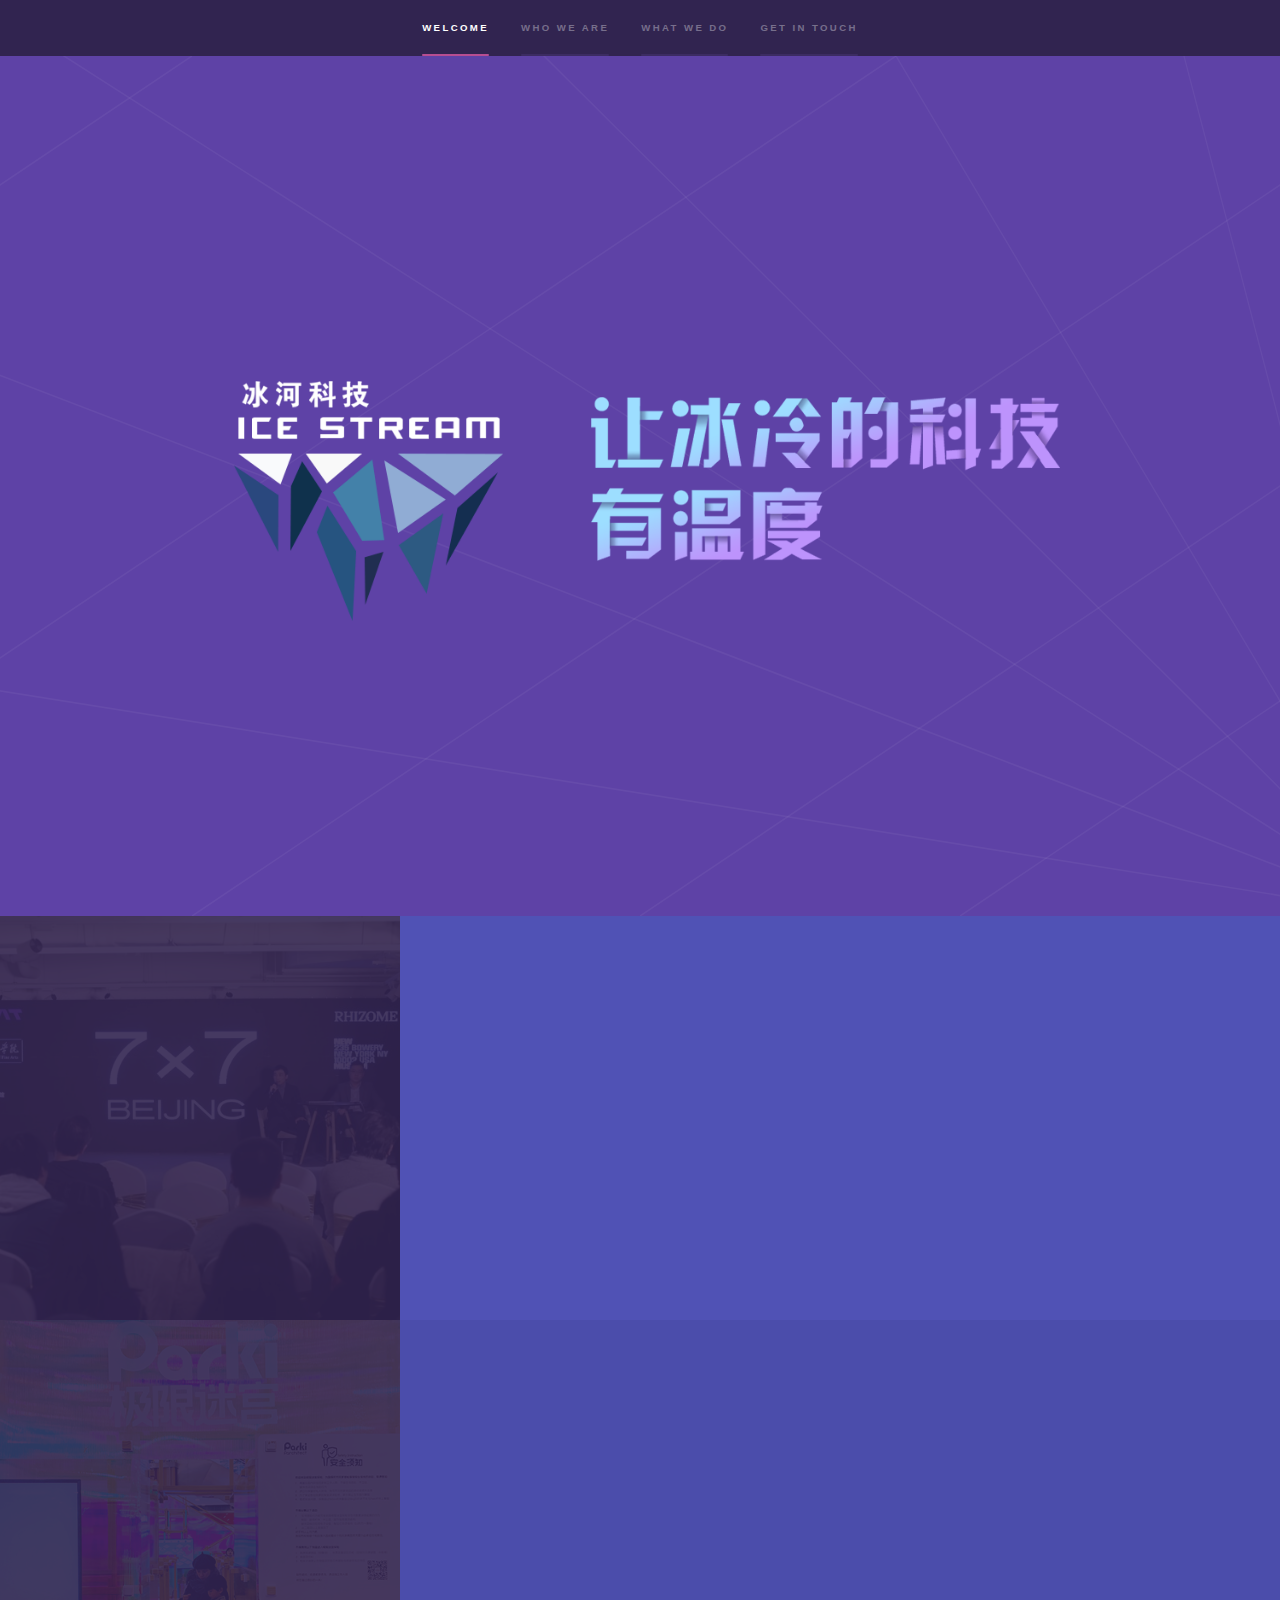
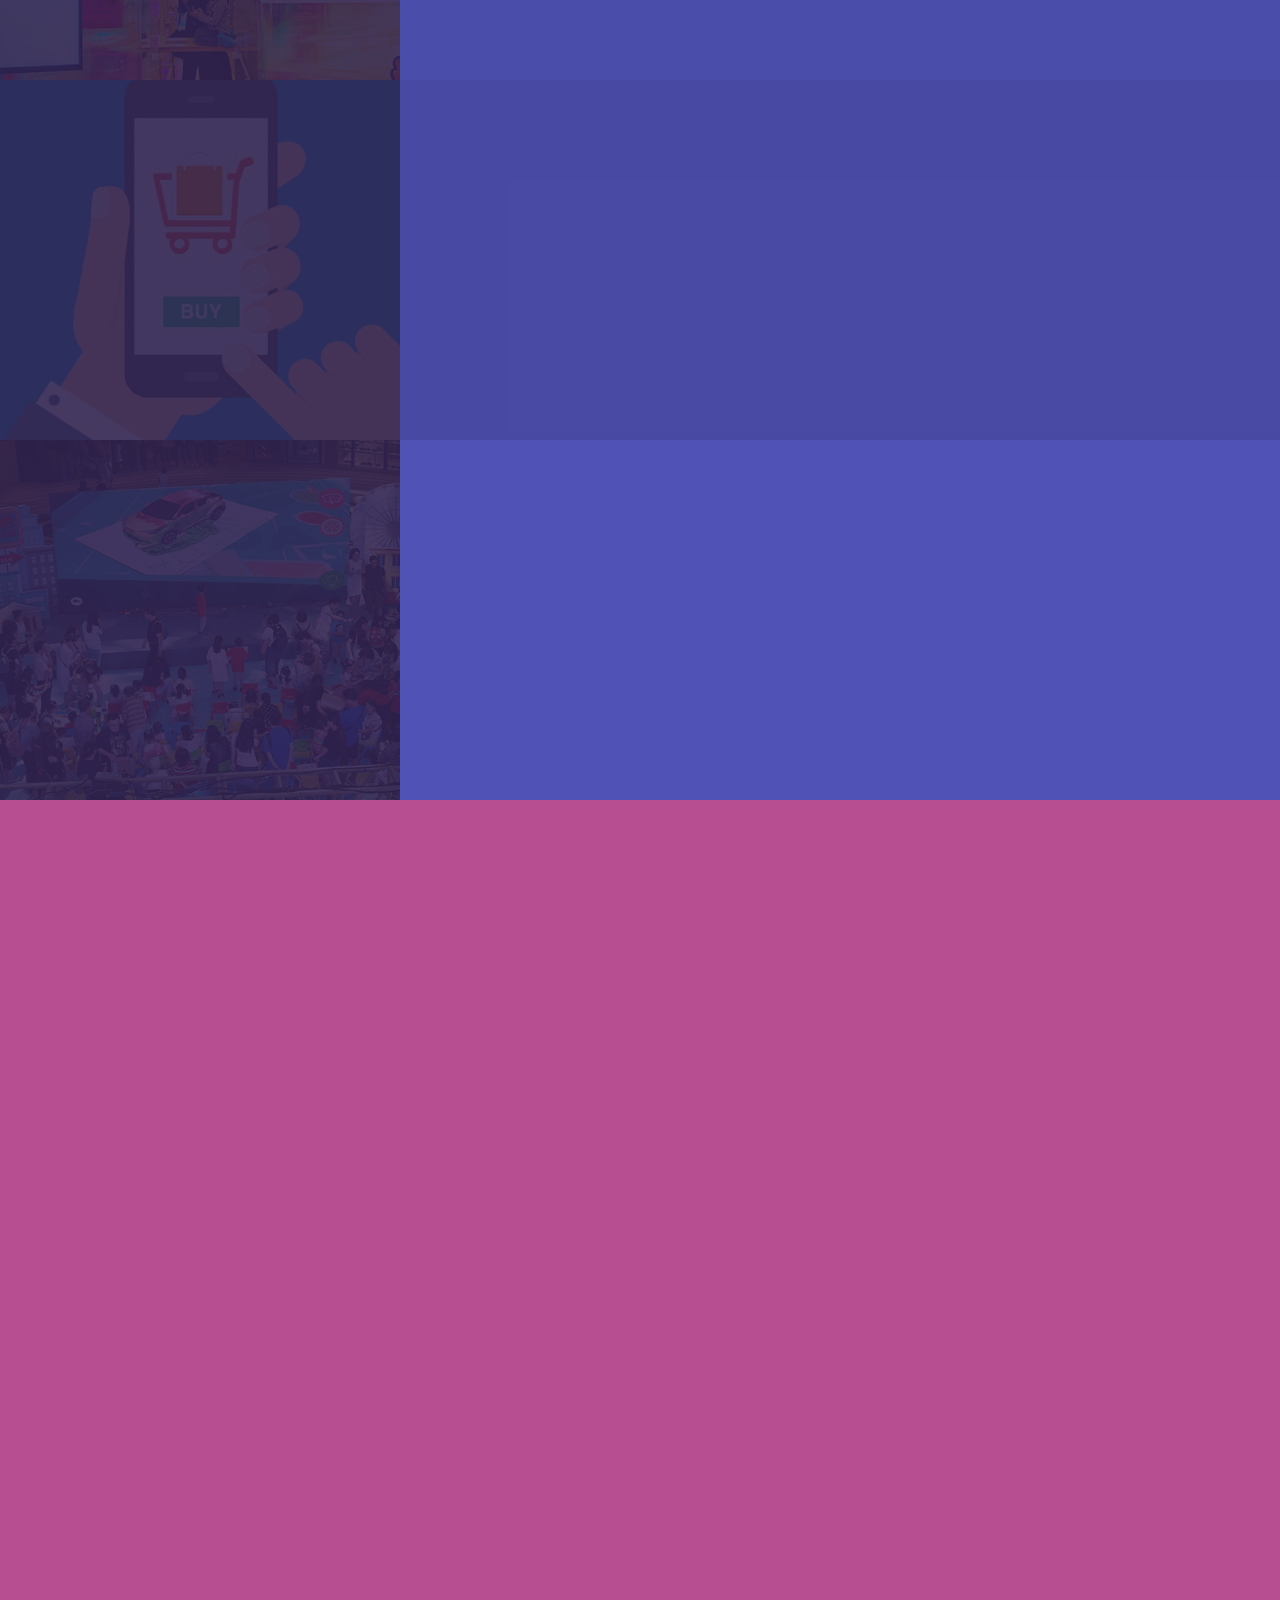
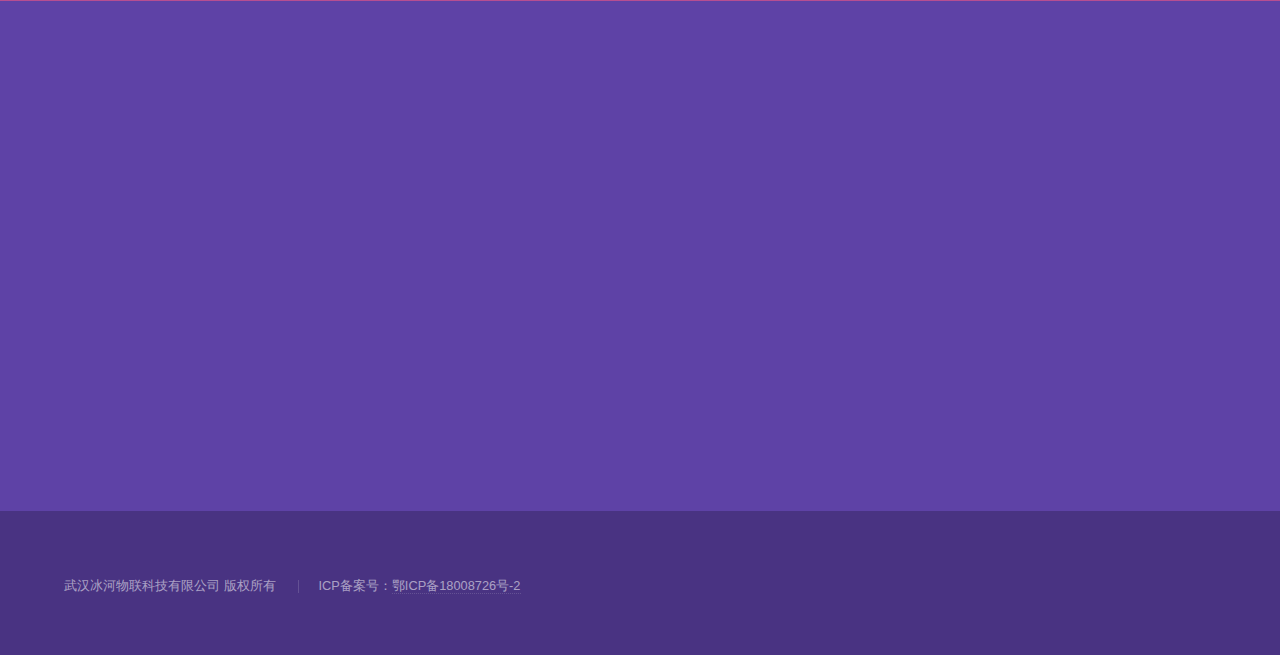
<file: index.html>
<!DOCTYPE HTML>
<html>
<head>
	<title>武汉冰河物联科技有限公司</title>
	<meta charset="utf-8" />
	<meta name="viewport" content="width=device-width, initial-scale=1, user-scalable=no" />
	<link rel="icon" href="favicon.ico" type="image/x-icon"/>
	<link rel="stylesheet" href="assets/css/main.css" />
	<noscript>
		<link rel="stylesheet" href="assets/css/noscript.css" />
	</noscript>
</head>

<body class="is-preload">
	<section id="sidebar">
		<div class="inner">
			<nav>
				<ul>
					<li><a href="#intro">Welcome</a></li>
					<li><a href="#one">Who we are</a></li>
					<li><a href="#two">What we do</a></li>
					<li><a href="#three">Get in touch</a></li>
				</ul>
			</nav>
		</div>
	</section>

	<div id="wrapper">
		<section id="intro" class="wrapper style1 fullscreen fade-up">
			<img class="logo1" src="images/logo1.png" />
			<img class="logo2" src="images/logo2.png" />
		</section>

		<section id="one" class="wrapper style2 spotlights">
			<section>
				<div class="image">
					<img src="images/case1.jpg" data-position="center center" />
				</div>
				<div class="content">
					<div class="inner">
						<h2>纽约新美术馆 | 中央美术学院</h2>
						<h2>7✖7 BEIJING</h2>
						<p>冰河科技联合武汉知名青年艺术家叶致聪，参加了由纽约新美术馆和中央美术学院共同举办的7✖7北京站活动，运用ibeacon和AR技术于艺术概念结合，共同探索了游戏，社交及空间的全新关系。
						</p>
						<ul class="actions">
							<li><a href="case1.html" class="button">Learn more</a></li>
						</ul>
					</div>
				</div>
			</section>
			<section>
				<div class="image">
					<img src="images/case2.jpg" data-position="center center" />
				</div>
				<div class="content">
					<div class="inner">
						<h2>PARKI LAND线下沉浸式游戏开发</h2>
						<p>我们为客户开发了一套可以结合线下搭建场景进行游戏的微信小程序开发，运用蓝牙技术和手机进行交互，为来参加线下游戏迷宫的小朋友带来全新的线上和线下游戏结合的体验。</p>
						<ul class="actions">
							<li><a href="case2.html" class="button">Learn more</a></li>
						</ul>
					</div>
				</div>
			</section>
			<section>
				<div class="image">
					<img src="images/case3.jpg" data-position="center center" />
				</div>
				<div class="content">
					<div class="inner">
						<h2>电商小程序和网站开发</h2>
						<p>我们为某传统销售行业客户定制开发了电商网站及小程序，依附于强大的UI及软件架构实力支撑，帮助客户跳出前篇一律的传统商城模版式网站，提升用户体验的感官设计，更加有利于产品及品牌展示，提升消费者的购物体验。
						</p>
						<ul class="actions">
							<li><a href="case3.html" class="button">Learn more</a></li>
						</ul>
					</div>
				</div>
			</section>
			<section>
				<div class="image">
					<img src="images/case4.jpg" data-position="center center" />
				</div>
				<div class="content">
					<div class="inner">
						<h2>一汽丰田奕泽AR涂色APP</h2>
						<p>我们为一汽丰田开发了一套用于奕泽车型营销的AR增强现实涂色APP，小朋友可以在黑白卡纸上涂彩色颜料，通过手机下载APP即可看到自己创作的独一无二的3D小车出现在现实世界中。</p>
						<ul class="actions">
							<li><a href="case4.html" class="button">Learn more</a></li>
						</ul>
					</div>
				</div>
			</section>
		</section>

		<section id="two" class="wrapper style3 fade-up">
			<div class="inner">
				<h2>我们做什么</h2>
				<div class="features">
					<section>
						<span class="icon major fa-code icon1"></span>
						<h3>APP开发</h3>
						<p>按照客户需求，整合多平台开发技术，提供高效优质的IOS端及android端APP应用开发服务。</p>
					</section>
					<section>
						<span class="icon major fa-code icon2"></span>
						<h3>微信小程序开发</h3>
						<p>根据客户需求定制开发基于微信小程序端的各种应用程序，既可结合蓝牙传感器构建全新线下线上结合的体验场景，亦可在微信生态中快速实现普通APP的基础功能。</p>
					</section>
					<section>
						<span class="icon major fa-code icon3"></span>
						<h3>网站开发</h3>
						<p>专业的网站设计及开发服务，包括企业网站，互联网网站，电商网站等。</p>
					</section>
					<section>
						<span class="icon major fa-code icon4"></span>
						<h3>微信公众号功能开发</h3>
						<p>基于微信公众号，为客户开发用于营销及服务的微网站建设，定制化功能开发等。</p>
					</section>
					<section>
						<span class="icon major fa-code icon5"></span>
						<h3>AR增强现实应用开发</h3>
						<p>基于APP端和WEB端，为大型活动场景定制开发增强现实应用，构建逼真的3D场景及模型，带来全新的交互体验。</p>
					</section>
					<section>
						<span class="icon major fa-code icon6"></span>
						<h3>MIS系统开发</h3>
						<p>公司核心技术人员拥有国企大型MIS系统项目管理及开发经验，可为中小企业定制开发各种企业管理类的MIS系统。</p>
					</section>
				</div>
			</div>
		</section>

		<section id="three" class="wrapper style1 fade-up">
			<div class="inner">
				<h2>公司信息</h2>
				<p>武汉冰河物联科技有限公司是一家专注于增强现实（AR）技术应用开发及移动互联网应用开发的科技公司。我们希望未来让每一个人可以享受AR，移动互联网，物联网带来的有趣体验，让冰冷的科技有温度。</p>
				<div class="style1">
					<section>
						<ul class="contact">
							<li>
								<h3>公司名称</h3>
								<span>武汉冰河物联科技有限公司</span>
							</li>
							<li>
								<h3>地址</h3>
								<span>武汉市洪山区理工大创业园611室</span>
							</li>
							<li>
								<h3>邮箱</h3>
								<span>zenith@icetream.com.cn</span>
							</li>
						</ul>
					</section>
				</div>
			</div>
		</section>

	</div>

	<footer id="footer" class="wrapper style1-alt">
		<div class="inner">
			<ul class="menu">
				<li>武汉冰河物联科技有限公司 版权所有</li>
				<li>ICP备案号：<a href="https://beian.miit.gov.cn">鄂ICP备18008726号-2</a></li>
			</ul>
		</div>
	</footer>

	<script src="assets/js/jquery.min.js"></script>
	<script src="assets/js/jquery.scrollex.min.js"></script>
	<script src="assets/js/jquery.scrolly.min.js"></script>
	<script src="assets/js/browser.min.js"></script>
	<script src="assets/js/breakpoints.min.js"></script>
	<script src="assets/js/util.js"></script>
	<script src="assets/js/main.js"></script>
</body>

</html>
</file>
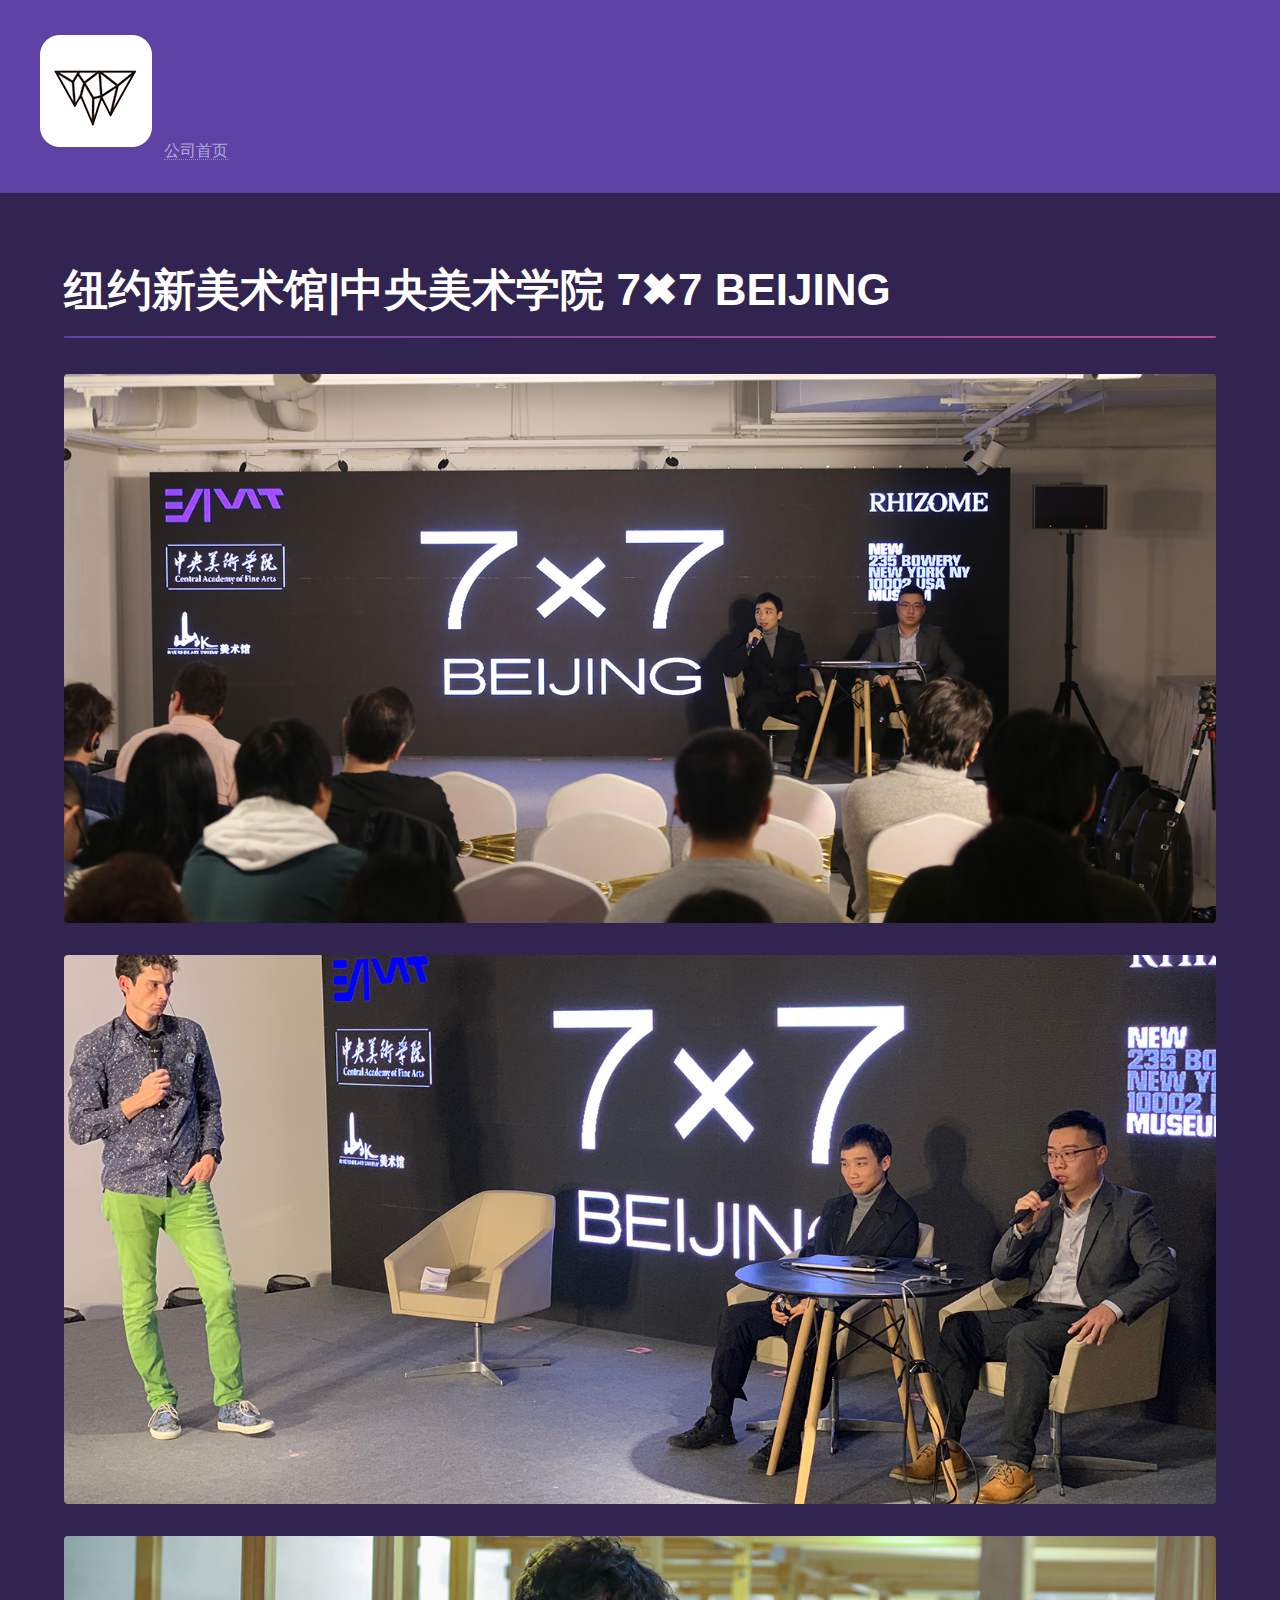
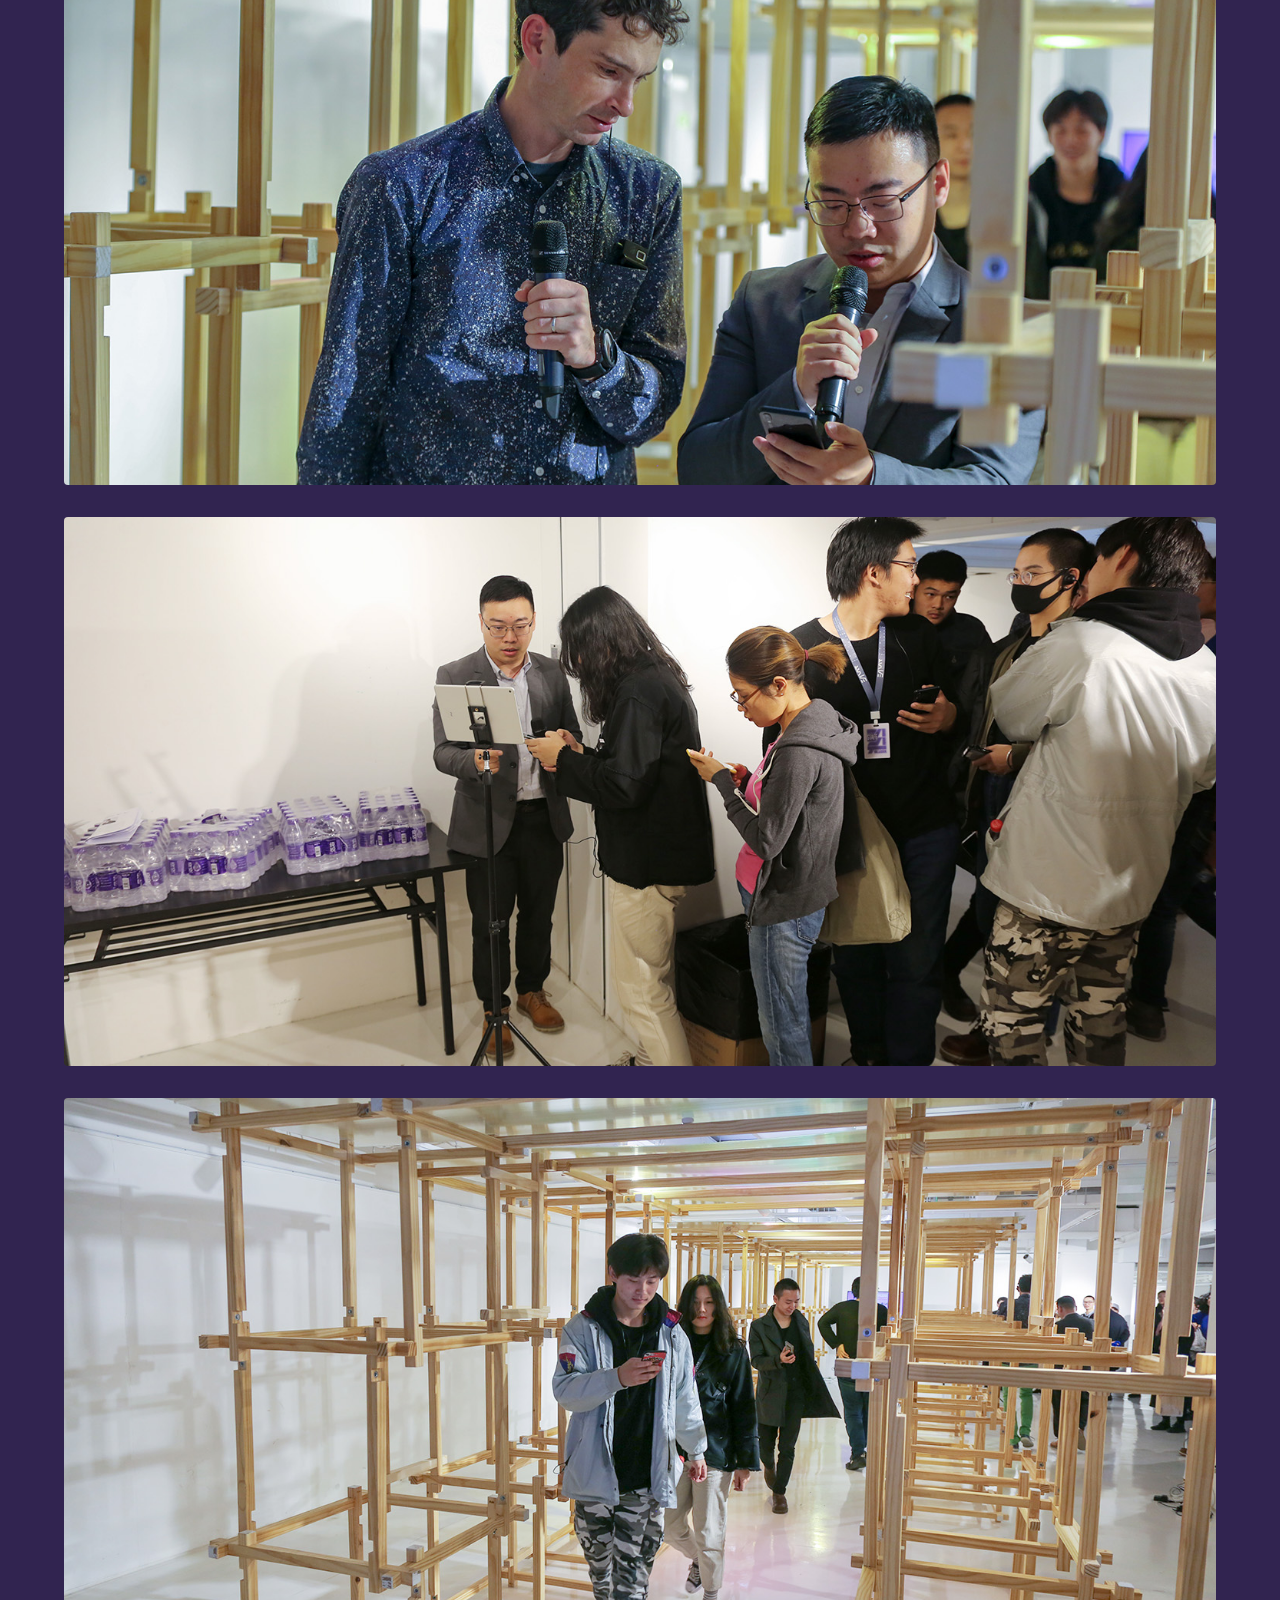
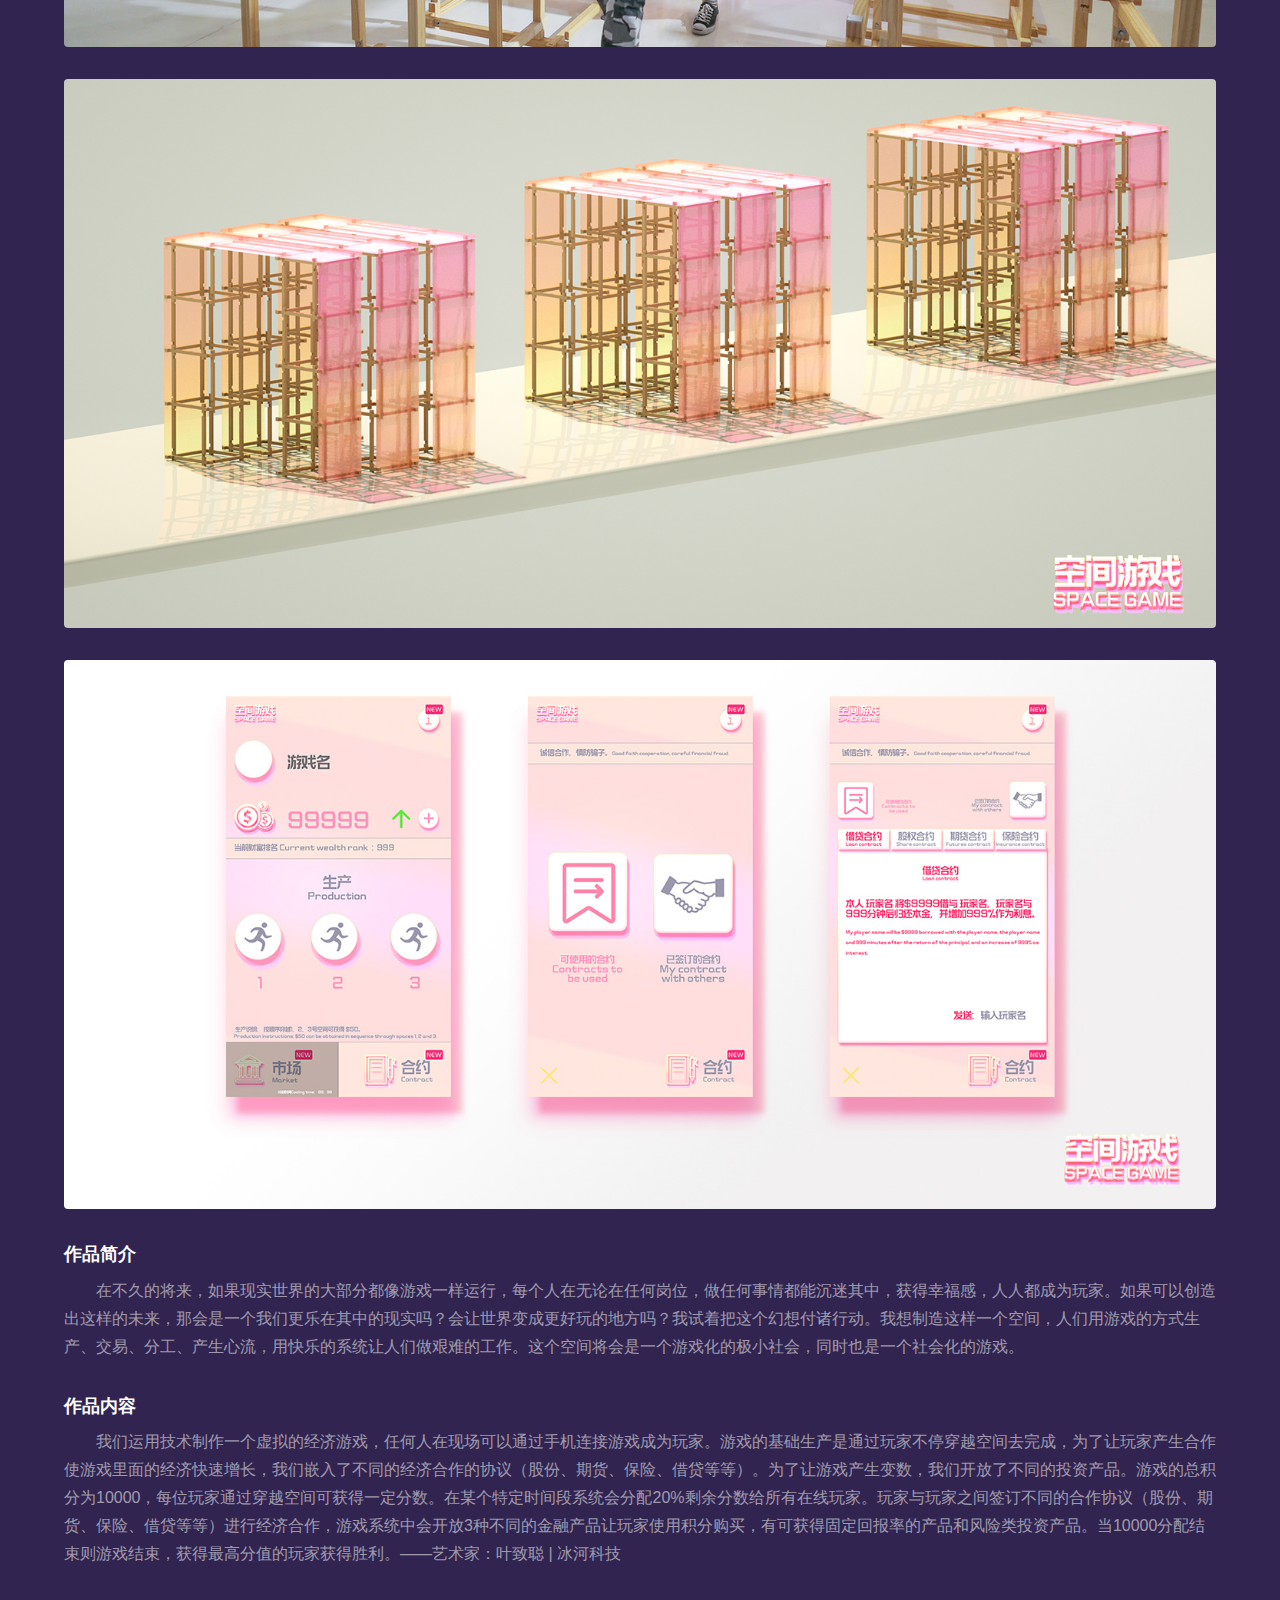
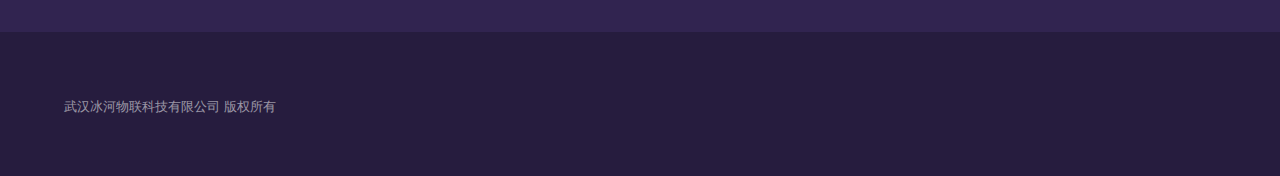
<file: case1.html>
<!DOCTYPE HTML>
<html>

<head>
	<title>武汉冰河物联科技有限公司案例</title>
	<meta charset="utf-8" />
	<meta name="viewport" content="width=device-width, initial-scale=1, user-scalable=no" />
	<link rel="icon" href="favicon.ico" type="image/x-icon"/>
	<link rel="stylesheet" href="assets/css/main.css" />
	<noscript>
		<link rel="stylesheet" href="assets/css/noscript.css" />
	</noscript>
</head>

<body class="is-preload">
	<header id="header">
		<div>
			<img src="images/logo.png" class="logo">
			<a href="index.html" class="title">公司首页</a>
		</div>
	</header>

	<div id="wrapper">
		<section id="main" class="wrapper">
			<div class="inner">
				<h1 class="major">纽约新美术馆|中央美术学院 7✖7 BEIJING</h1>
				<span class="image fit"><img src="images/case1_0.jpg" /></span>
				<span class="image fit"><img src="images/case1_1.jpg" /></span>
				<span class="image fit"><img src="images/case1_2.jpg" /></span>
				<span class="image fit"><img src="images/case1_3.jpg" /></span>
				<span class="image fit"><img src="images/case1_4.jpg" /></span>
				<span class="image fit"><img src="images/case1_5.jpg" /></span>
				<span class="image fit"><img src="images/case1_6.jpg" /></span>
				<h3>作品简介</h3>
				<p>在不久的将来，如果现实世界的大部分都像游戏一样运行，每个人在无论在任何岗位，做任何事情都能沉迷其中，获得幸福感，人人都成为玩家。如果可以创造出这样的未来，那会是一个我们更乐在其中的现实吗？会让世界变成更好玩的地方吗？我试着把这个幻想付诸行动。我想制造这样一个空间，人们用游戏的方式生产、交易、分工、产生心流，用快乐的系统让人们做艰难的工作。这个空间将会是一个游戏化的极小社会，同时也是一个社会化的游戏。</p>
				<h3>作品内容</h3>
				<p>我们运用技术制作一个虚拟的经济游戏，任何人在现场可以通过手机连接游戏成为玩家。游戏的基础生产是通过玩家不停穿越空间去完成，为了让玩家产生合作使游戏里面的经济快速增长，我们嵌入了不同的经济合作的协议（股份、期货、保险、借贷等等）。为了让游戏产生变数，我们开放了不同的投资产品。游戏的总积分为10000，每位玩家通过穿越空间可获得一定分数。在某个特定时间段系统会分配20%剩余分数给所有在线玩家。玩家与玩家之间签订不同的合作协议（股份、期货、保险、借贷等等）进行经济合作，游戏系统中会开放3种不同的金融产品让玩家使用积分购买，有可获得固定回报率的产品和风险类投资产品。当10000分配结束则游戏结束，获得最高分值的玩家获得胜利。——艺术家：叶致聪 | 冰河科技</p>
			</div>
		</section>
	</div>

	<footer id="footer" class="wrapper alt">
		<div class="inner">
			<ul class="menu">
				<li>武汉冰河物联科技有限公司 版权所有</li>
			</ul>
		</div>
	</footer>

	<script src="assets/js/jquery.min.js"></script>
	<script src="assets/js/jquery.scrollex.min.js"></script>
	<script src="assets/js/jquery.scrolly.min.js"></script>
	<script src="assets/js/browser.min.js"></script>
	<script src="assets/js/breakpoints.min.js"></script>
	<script src="assets/js/util.js"></script>
	<script src="assets/js/main.js"></script>
</body>

</html>
</file>
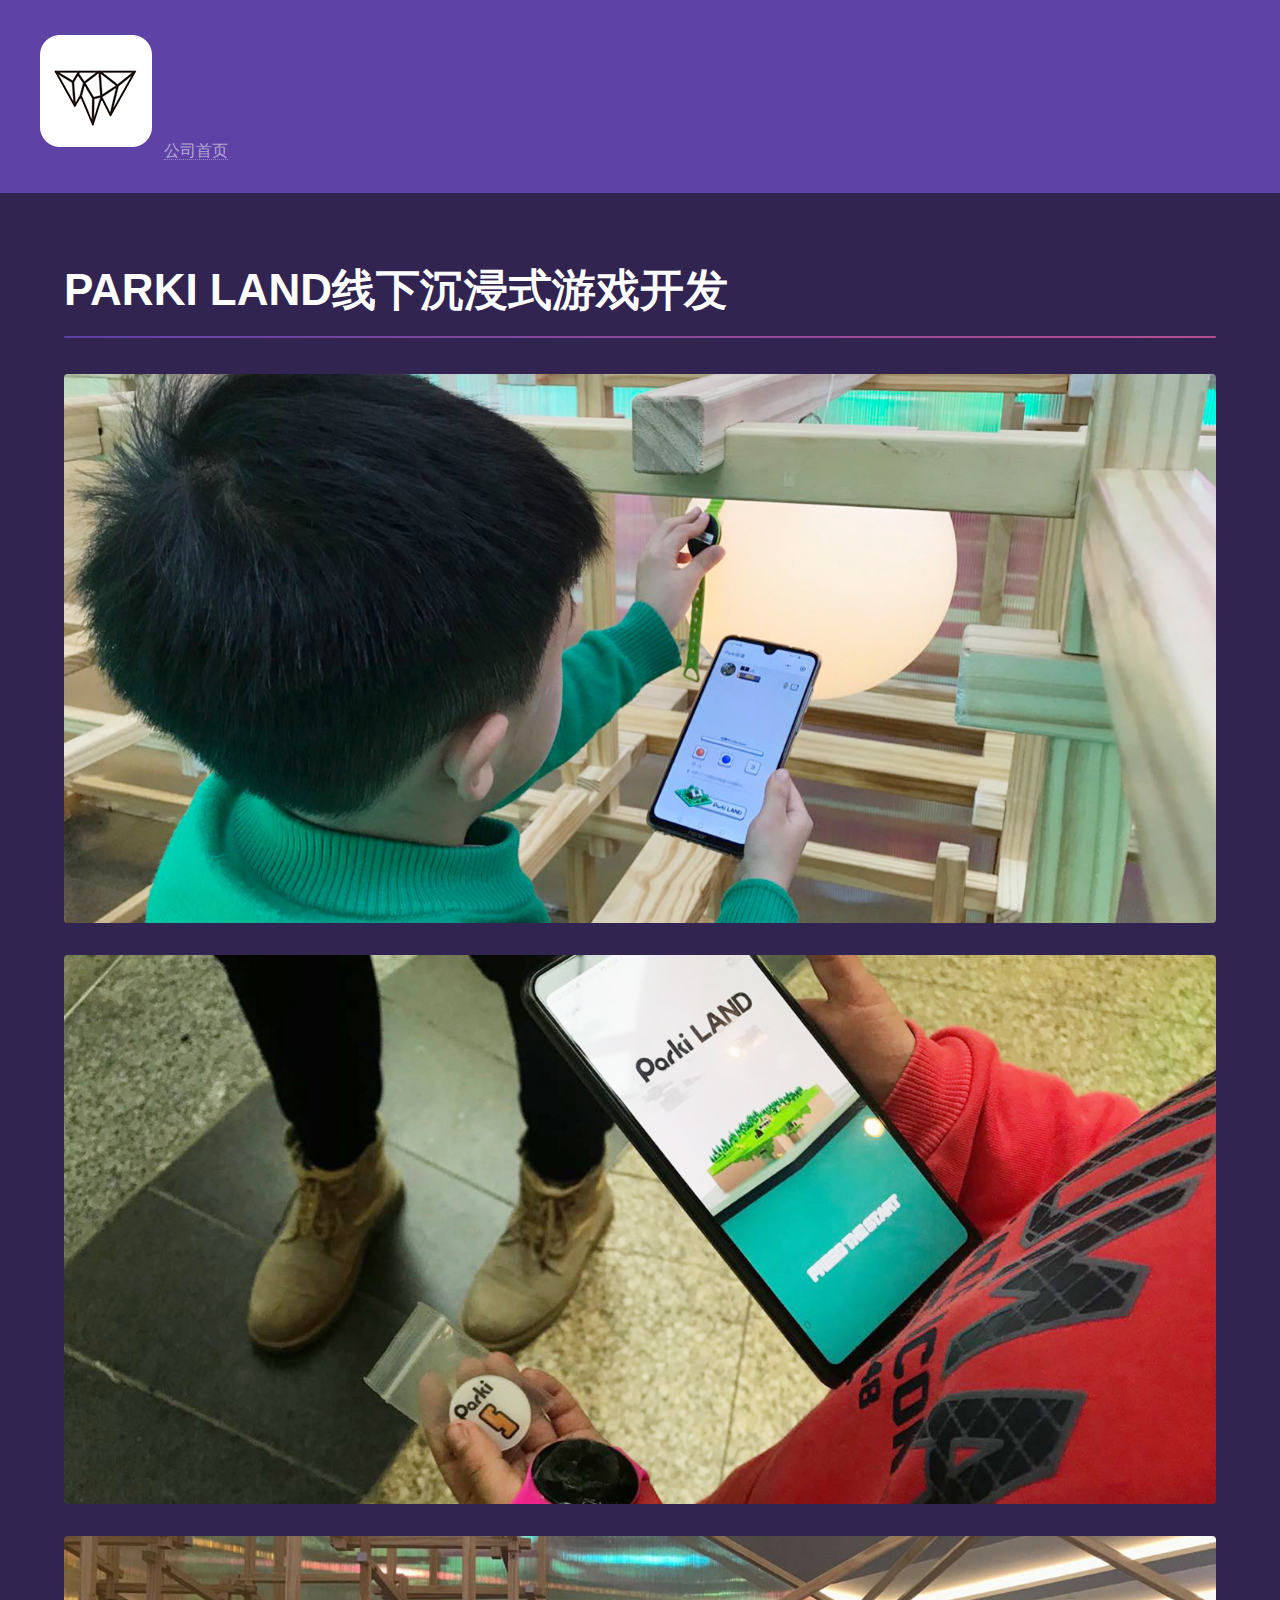
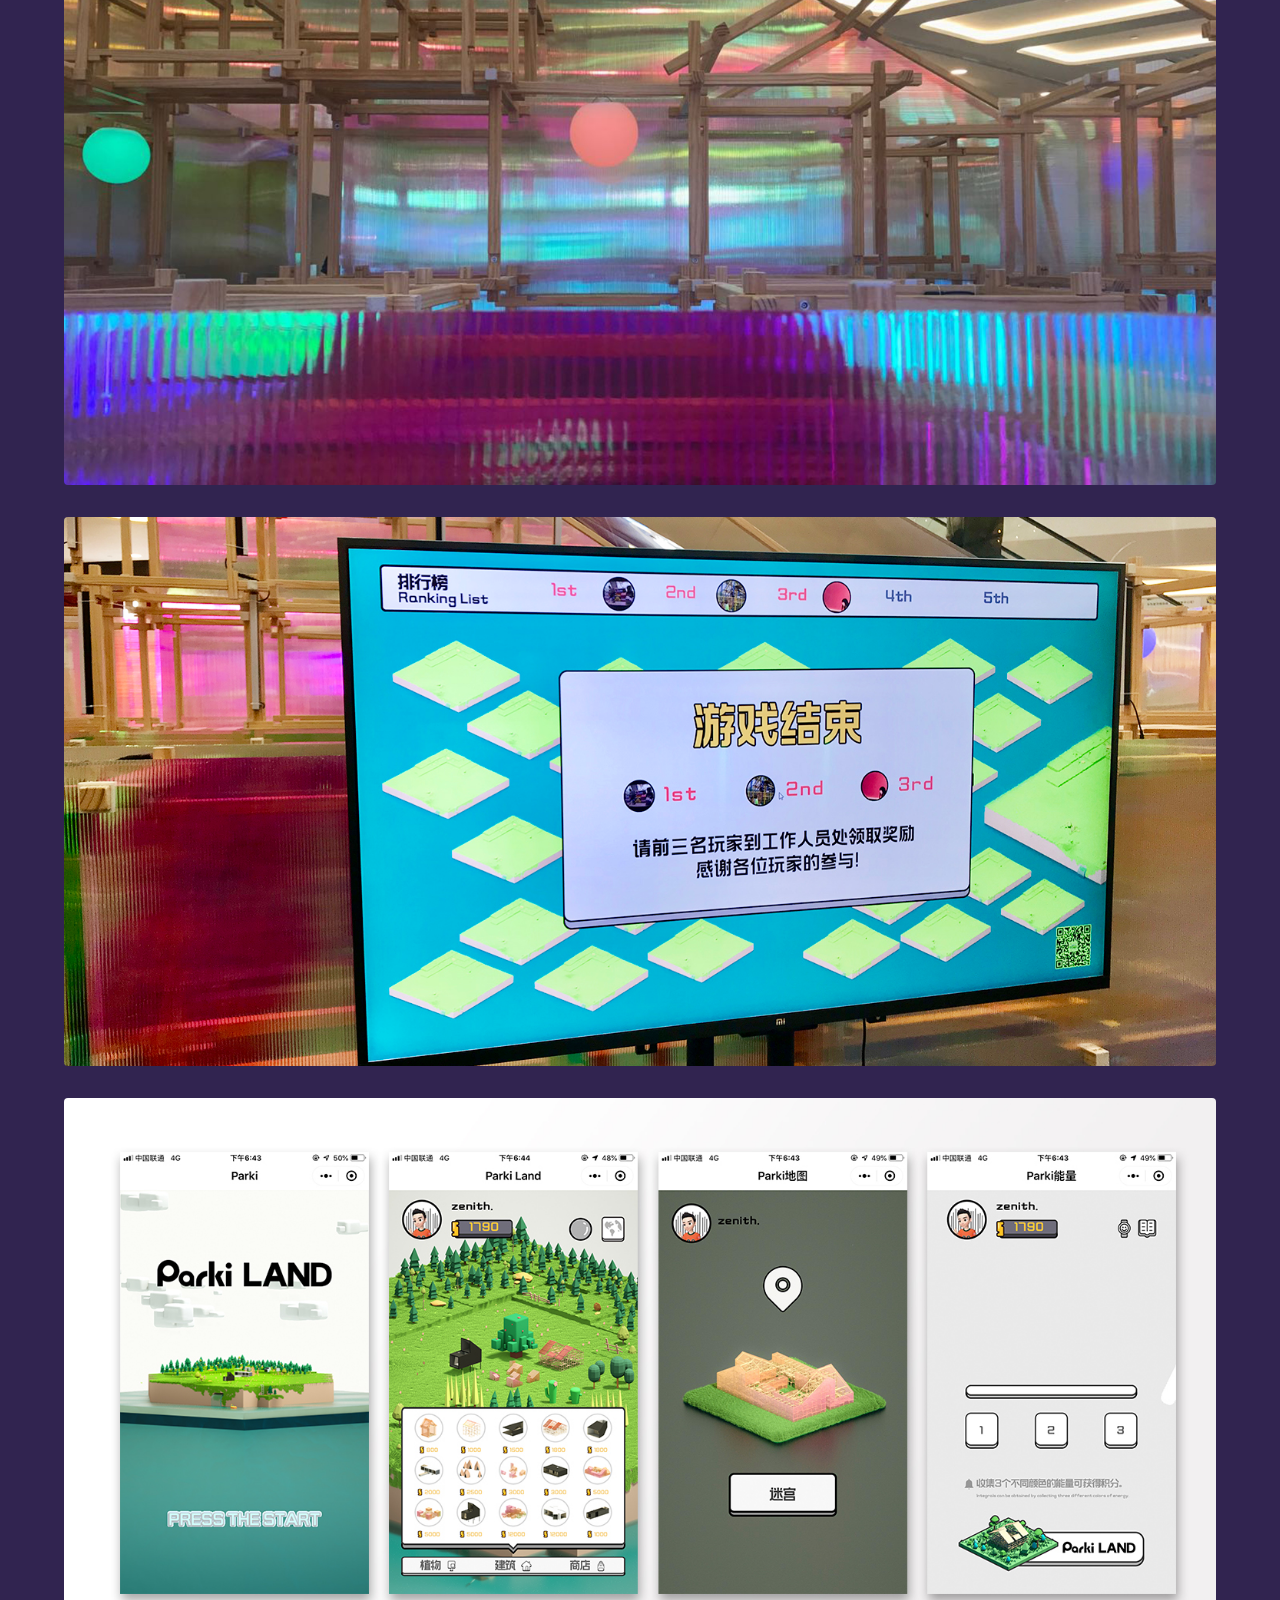
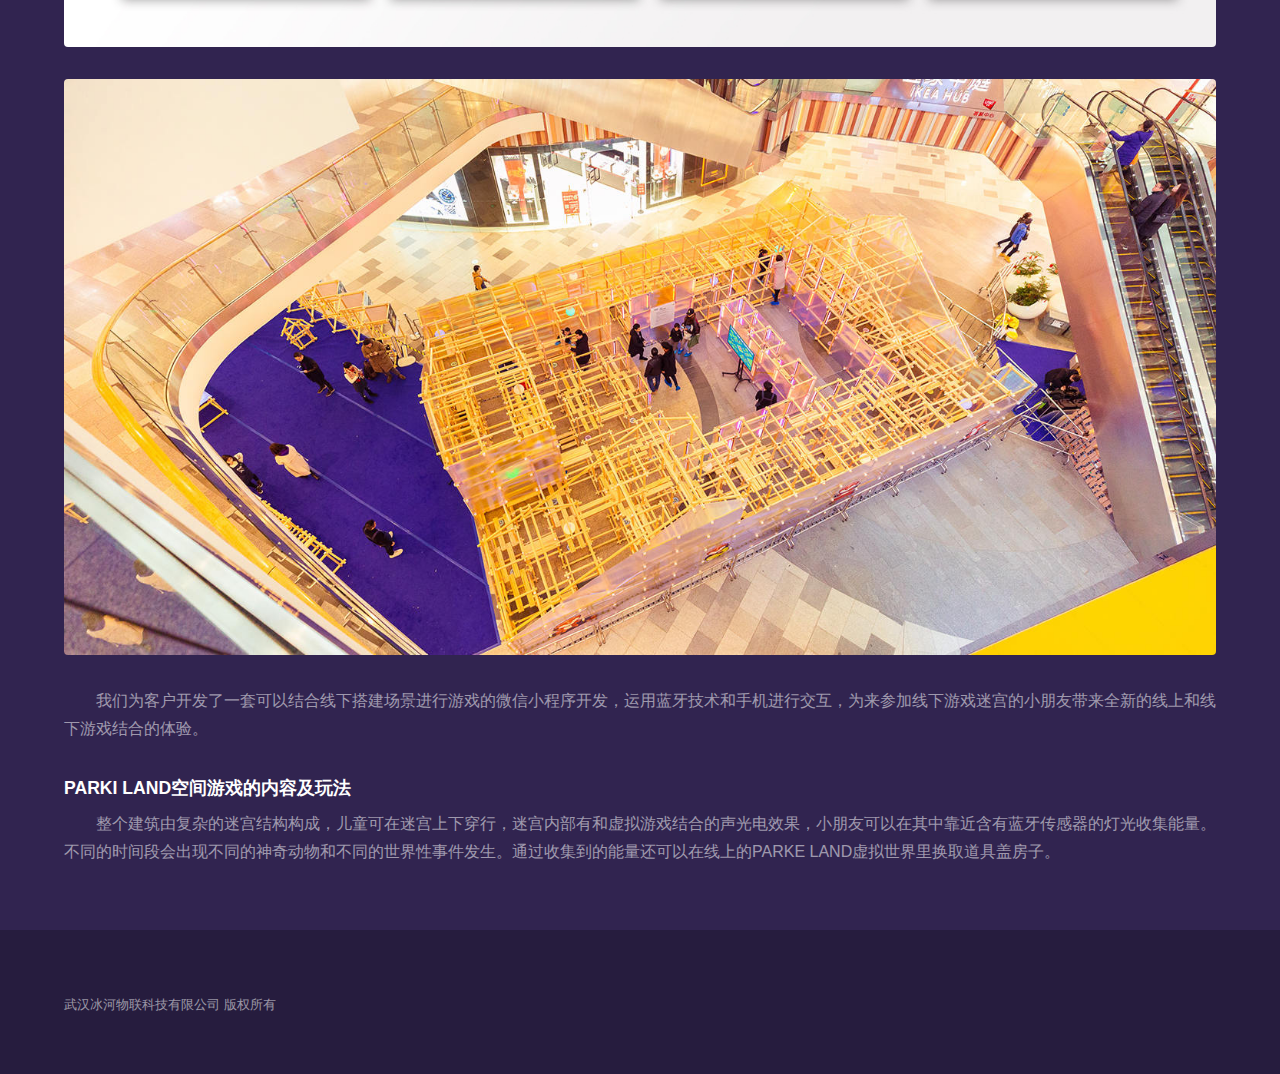
<file: case2.html>
<!DOCTYPE HTML>
<html>

<head>
	<title>武汉冰河物联科技有限公司案例</title>
	<meta charset="utf-8" />
	<meta name="viewport" content="width=device-width, initial-scale=1, user-scalable=no" />
	<link rel="icon" href="favicon.ico" type="image/x-icon"/>
	<link rel="stylesheet" href="assets/css/main.css" />
	<noscript>
		<link rel="stylesheet" href="assets/css/noscript.css" />
	</noscript>
</head>

<body class="is-preload">
	<header id="header">
		<div>
			<img src="images/logo.png" class="logo">
			<a href="index.html" class="title">公司首页</a>
		</div>
	</header>

	<div id="wrapper">
		<section id="main" class="wrapper">
			<div class="inner">
				<h1 class="major">PARKI LAND线下沉浸式游戏开发</h1>
				<span class="image fit"><img src="images/case2_1.jpg" /></span>
				<span class="image fit"><img src="images/case2_2.jpg" /></span>
				<span class="image fit"><img src="images/case2_3.jpg" /></span>
				<span class="image fit"><img src="images/case2_4.jpg" /></span>
				<span class="image fit"><img src="images/case2_5.jpg" /></span>
				<span class="image fit"><img src="images/case2_6.jpg" /></span>
				<p>我们为客户开发了一套可以结合线下搭建场景进行游戏的微信小程序开发，运用蓝牙技术和手机进行交互，为来参加线下游戏迷宫的小朋友带来全新的线上和线下游戏结合的体验。</p>
				<h3>PARKI LAND空间游戏的内容及玩法</h3>
				<p>整个建筑由复杂的迷宫结构构成，儿童可在迷宫上下穿行，迷宫内部有和虚拟游戏结合的声光电效果，小朋友可以在其中靠近含有蓝牙传感器的灯光收集能量。不同的时间段会出现不同的神奇动物和不同的世界性事件发生。通过收集到的能量还可以在线上的PARKE LAND虚拟世界里换取道具盖房子。</p>
			</div>
		</section>
	</div>

	<footer id="footer" class="wrapper alt">
		<div class="inner">
			<ul class="menu">
				<li>武汉冰河物联科技有限公司 版权所有</li>
			</ul>
		</div>
	</footer>

	<script src="assets/js/jquery.min.js"></script>
	<script src="assets/js/jquery.scrollex.min.js"></script>
	<script src="assets/js/jquery.scrolly.min.js"></script>
	<script src="assets/js/browser.min.js"></script>
	<script src="assets/js/breakpoints.min.js"></script>
	<script src="assets/js/util.js"></script>
	<script src="assets/js/main.js"></script>
</body>

</html>
</file>
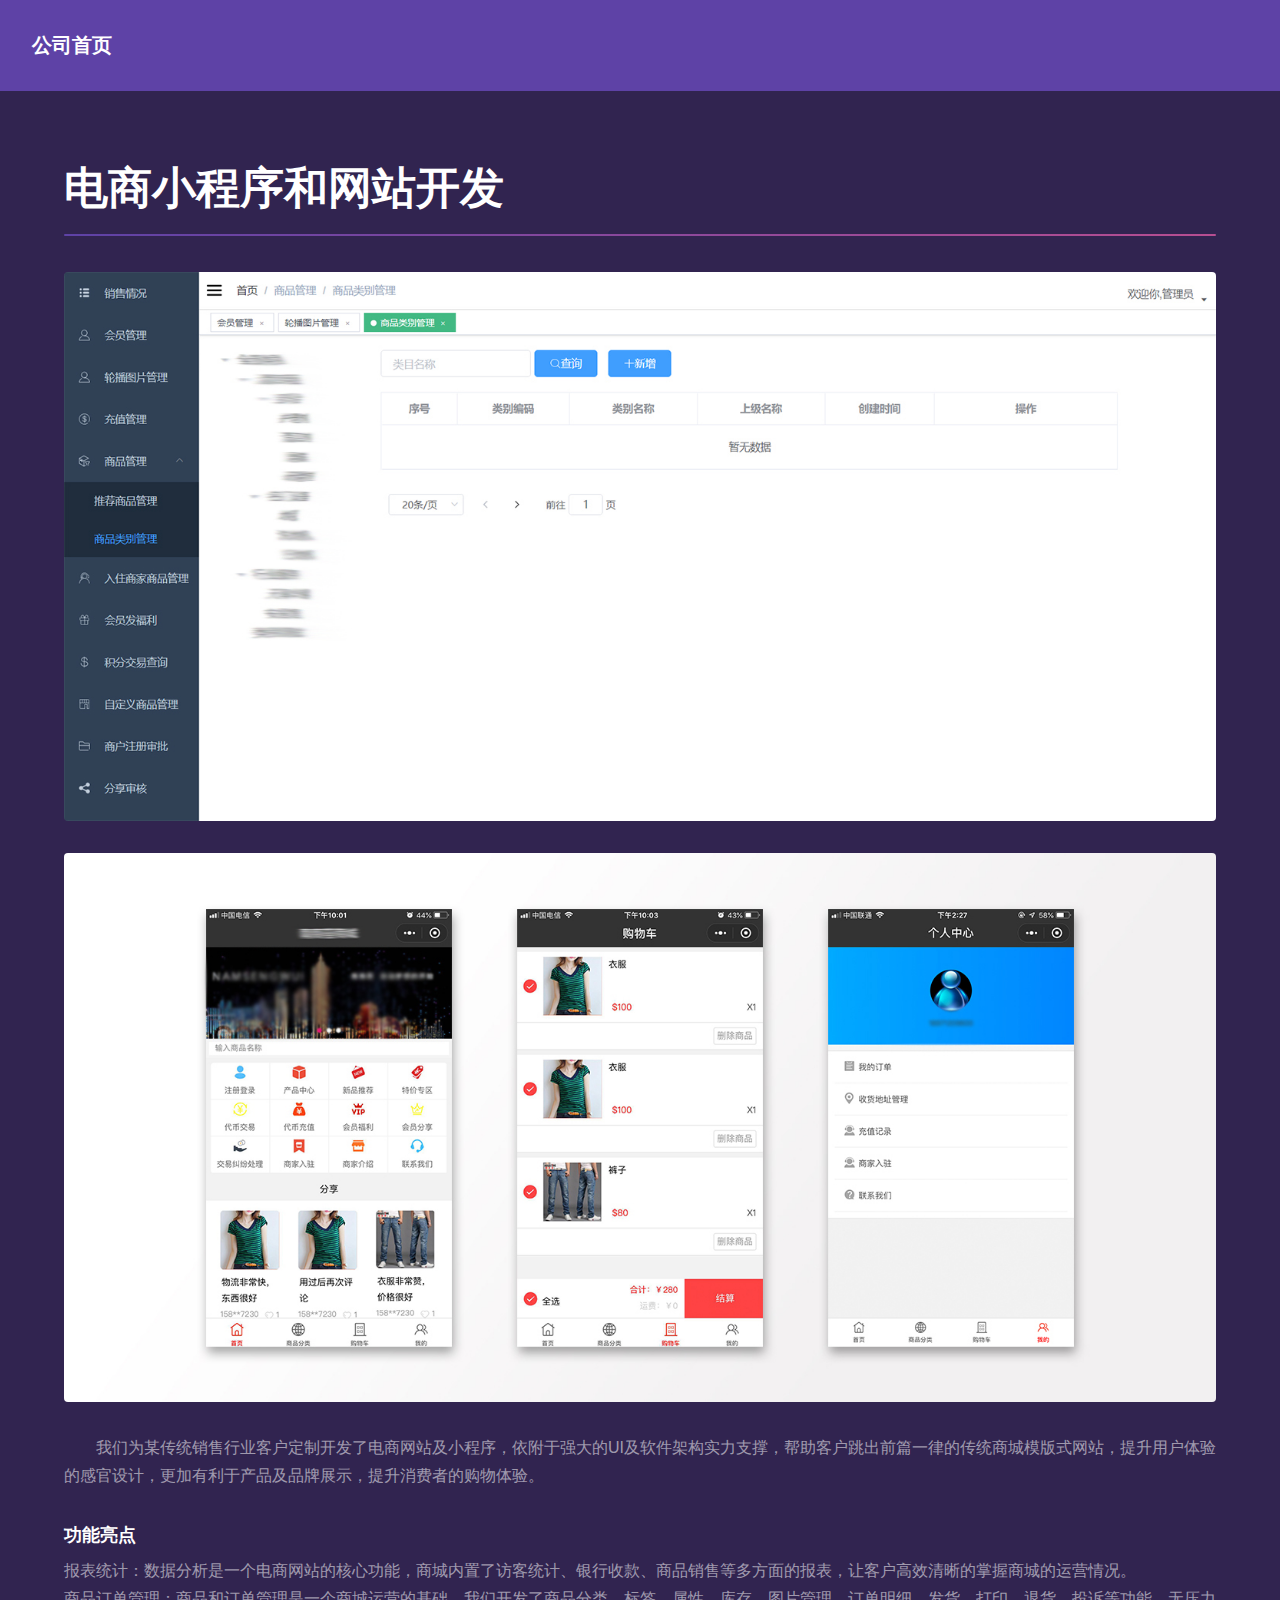
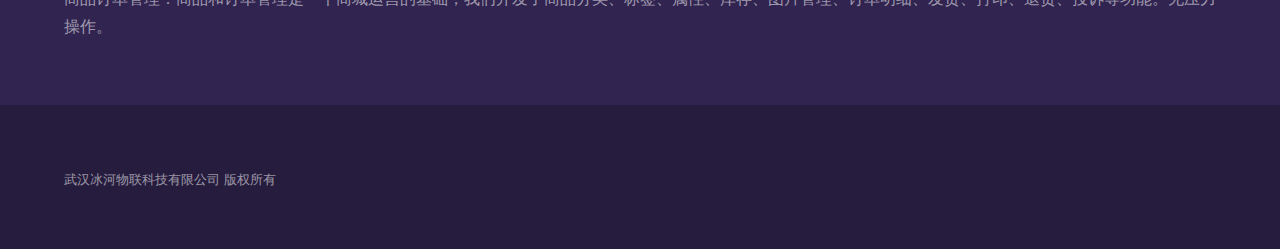
<file: case3.html>
<!DOCTYPE HTML>
<html>

<head>
	<title>武汉冰河物联科技有限公司案例</title>
	<meta charset="utf-8" />
	<meta name="viewport" content="width=device-width, initial-scale=1, user-scalable=no" />
	<link rel="icon" href="favicon.ico" type="image/x-icon"/>
	<link rel="stylesheet" href="assets/css/main.css" />
	<noscript>
		<link rel="stylesheet" href="assets/css/noscript.css" />
	</noscript>
</head>

<body class="is-preload">
	<header id="header">
		<a href="index.html" class="title">公司首页</a>
	</header>

	<div id="wrapper">
		<section id="main" class="wrapper">
			<div class="inner">
				<h1 class="major">电商小程序和网站开发</h1>
				<span class="image fit"><img src="images/case3_1.jpg" /></span>
				<span class="image fit"><img src="images/case3_2.jpg" /></span>
				<p>我们为某传统销售行业客户定制开发了电商网站及小程序，依附于强大的UI及软件架构实力支撑，帮助客户跳出前篇一律的传统商城模版式网站，提升用户体验的感官设计，更加有利于产品及品牌展示，提升消费者的购物体验。</p>
				<h3>功能亮点</h3>
				<p class="noIndent">
					报表统计：数据分析是一个电商网站的核心功能，商城内置了访客统计、银行收款、商品销售等多方面的报表，让客户高效清晰的掌握商城的运营情况。
					<br>
					商品订单管理：商品和订单管理是一个商城运营的基础，我们开发了商品分类、标签、属性、库存、图片管理、订单明细、发货、打印、退货、投诉等功能。无压力操作。
				</p>
			</div>
		</section>
	</div>

	<footer id="footer" class="wrapper alt">
		<div class="inner">
			<ul class="menu">
				<li>武汉冰河物联科技有限公司 版权所有</li>
			</ul>
		</div>
	</footer>

	<script src="assets/js/jquery.min.js"></script>
	<script src="assets/js/jquery.scrollex.min.js"></script>
	<script src="assets/js/jquery.scrolly.min.js"></script>
	<script src="assets/js/browser.min.js"></script>
	<script src="assets/js/breakpoints.min.js"></script>
	<script src="assets/js/util.js"></script>
	<script src="assets/js/main.js"></script>
</body>

</html>
</file>
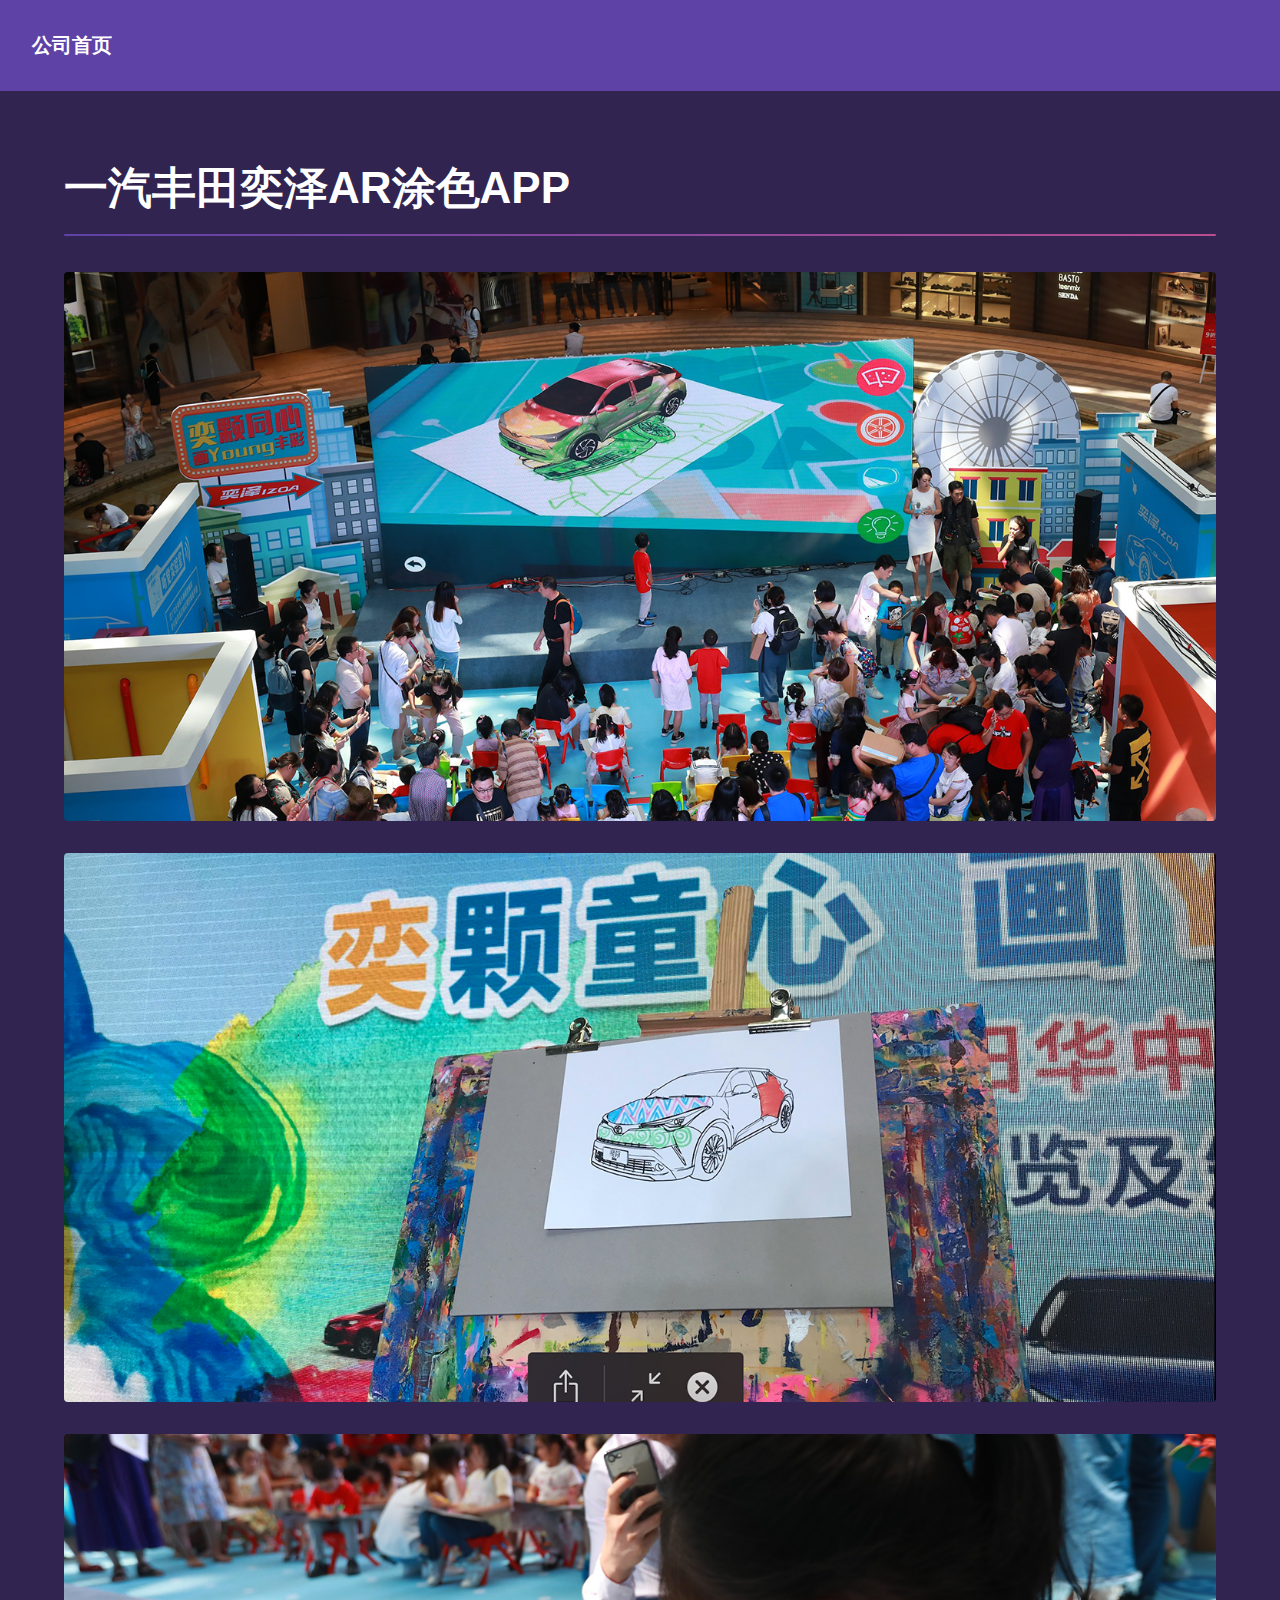
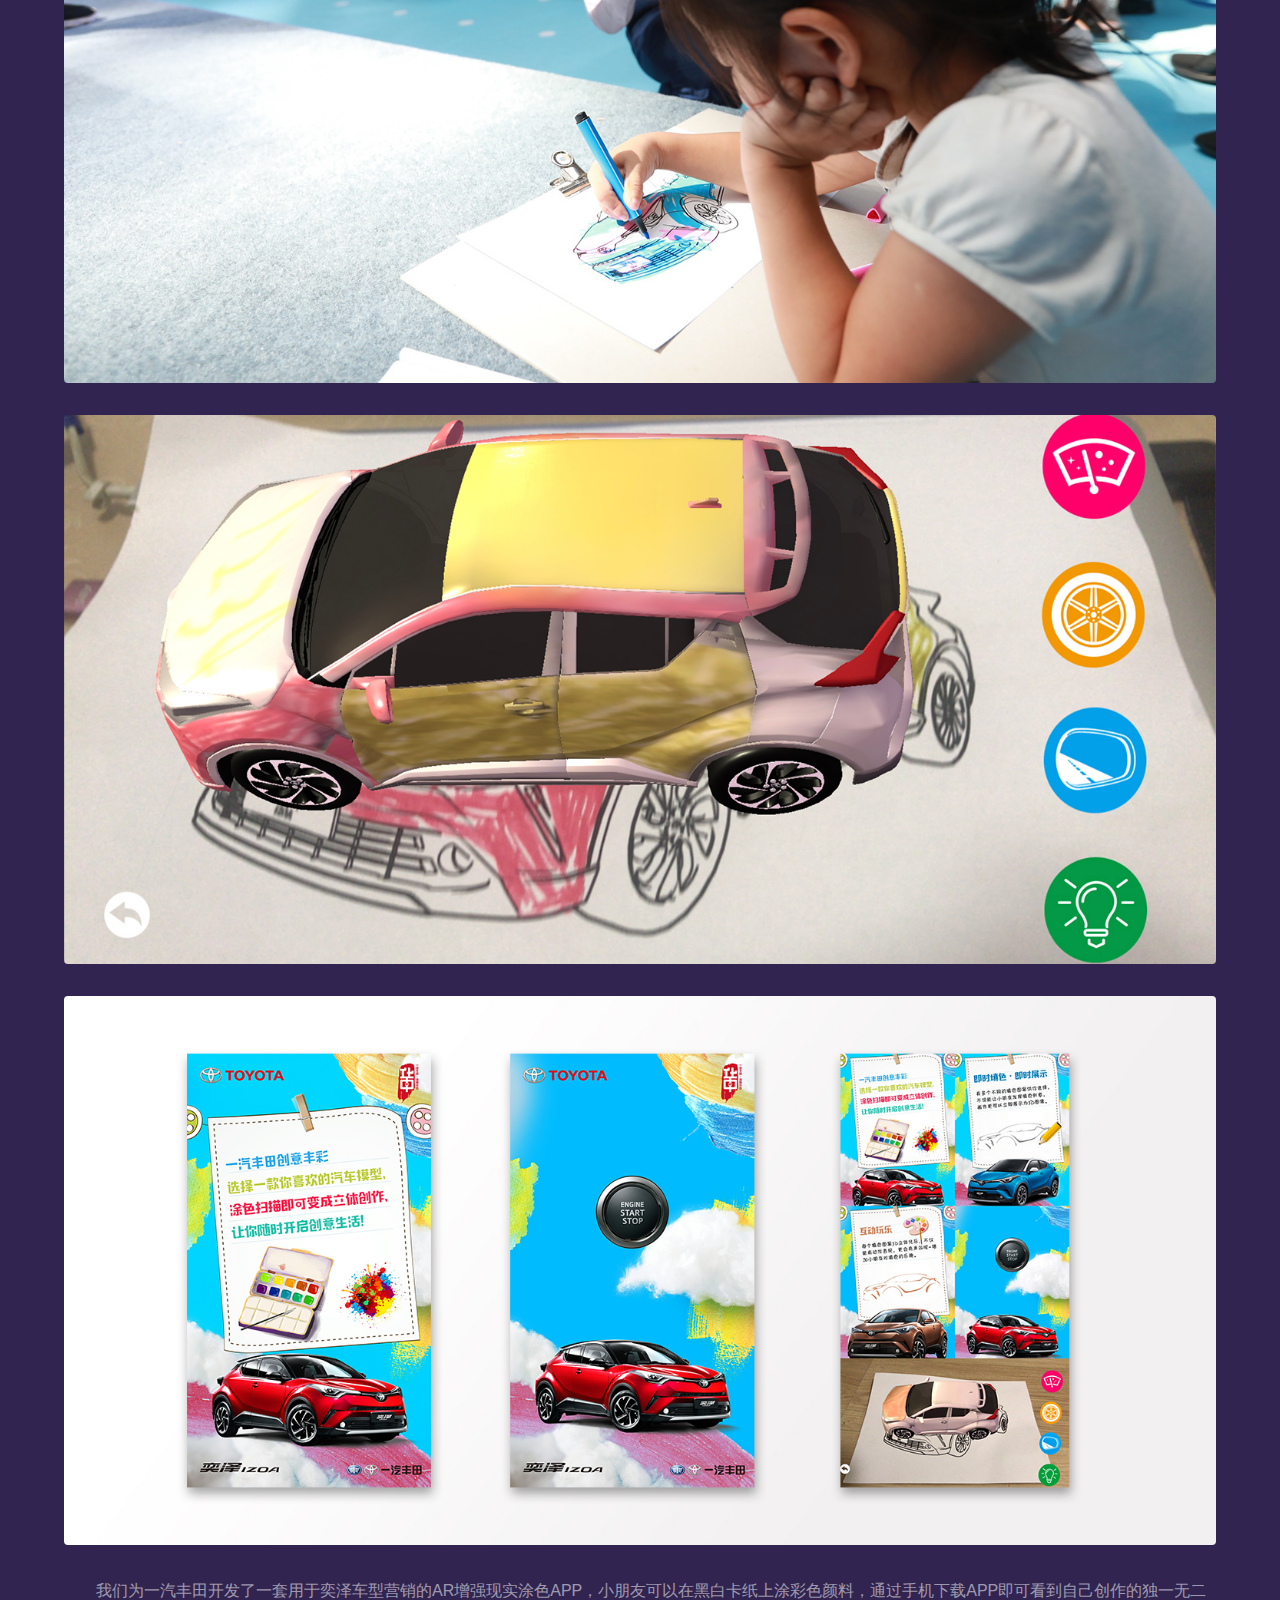
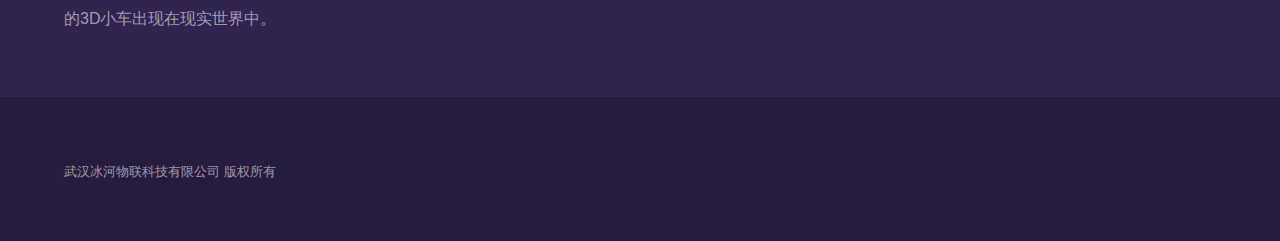
<file: case4.html>
<!DOCTYPE HTML>
<html>

<head>
	<title>武汉冰河物联科技有限公司案例</title>
	<meta charset="utf-8" />
	<meta name="viewport" content="width=device-width, initial-scale=1, user-scalable=no" />
	<link rel="icon" href="favicon.ico" type="image/x-icon"/>
	<link rel="stylesheet" href="assets/css/main.css" />
	<noscript>
		<link rel="stylesheet" href="assets/css/noscript.css" />
	</noscript>
</head>

<body class="is-preload">
	<header id="header">
		<a href="index.html" class="title">公司首页</a>
	</header>

	<div id="wrapper">
		<section id="main" class="wrapper">
			<div class="inner">
				<h1 class="major">一汽丰田奕泽AR涂色APP</h1>
				<span class="image fit"><img src="images/case4_0.jpg" /></span>
				<span class="image fit"><img src="images/case4_1.jpg" /></span>
				<span class="image fit"><img src="images/case4_2.jpg" /></span>
				<span class="image fit"><img src="images/case4_3.jpg" /></span>
				<span class="image fit"><img src="images/case4_4.jpg" /></span>
				<p>我们为一汽丰田开发了一套用于奕泽车型营销的AR增强现实涂色APP，小朋友可以在黑白卡纸上涂彩色颜料，通过手机下载APP即可看到自己创作的独一无二的3D小车出现在现实世界中。</p>
			</div>
		</section>
	</div>

	<footer id="footer" class="wrapper alt">
		<div class="inner">
			<ul class="menu">
				<li>武汉冰河物联科技有限公司 版权所有</li>
			</ul>
		</div>
	</footer>

	<script src="assets/js/jquery.min.js"></script>
	<script src="assets/js/jquery.scrollex.min.js"></script>
	<script src="assets/js/jquery.scrolly.min.js"></script>
	<script src="assets/js/browser.min.js"></script>
	<script src="assets/js/breakpoints.min.js"></script>
	<script src="assets/js/util.js"></script>
	<script src="assets/js/main.js"></script>
</body>

</html>
</file>
<file: assets/css/main.css>
html,body,div,span,applet,object,iframe,h1,h2,h3,h4,h5,h6,p,blockquote,pre,a,abbr,acronym,address,big,cite,code,del,dfn,em,img,ins,kbd,q,s,samp,small,strike,strong,sub,sup,tt,var,b,u,i,center,dl,dt,dd,ol,ul,li,fieldset,form,label,legend,table,caption,tbody,tfoot,thead,tr,th,td,article,aside,canvas,details,embed,figure,figcaption,footer,header,hgroup,menu,nav,output,ruby,section,summary,time,mark,audio,video{margin:0;padding:0;border:0;font-size:100%;font:inherit;vertical-align:baseline}article,aside,details,figcaption,figure,footer,header,hgroup,menu,nav,section{display:block}body{line-height:1}ol,ul{list-style:none}blockquote,q{quotes:none}blockquote:before,blockquote:after,q:before,q:after{content:'';content:none}table{border-collapse:collapse;border-spacing:0}body{-webkit-text-size-adjust:none}mark{background-color:transparent;color:inherit}input::-moz-focus-inner{border:0;padding:0}input,select,textarea{-moz-appearance:none;-webkit-appearance:none;-ms-appearance:none;appearance:none}@-ms-viewport{width:device-width}body{-ms-overflow-style:scrollbar}@media screen and (max-width: 480px){html,body{min-width:320px}}html{-webkit-box-sizing:border-box;box-sizing:border-box}*,*:before,*:after{-webkit-box-sizing:inherit;box-sizing:inherit}body{background:#312450}body.is-preload *,body.is-preload *:before,body.is-preload *:after{-webkit-animation:none !important;animation:none !important;-webkit-transition:none !important;transition:none !important}body,input,select,textarea{color:rgba(255,255,255,0.55);font-family:Arial,Helvetica,sans-serif;font-size:16.5pt;font-weight:normal;line-height:1.75}@media screen and (max-width: 1680px){body,input,select,textarea{font-size:13pt}}@media screen and (max-width: 1280px){body,input,select,textarea{font-size:12pt}}@media screen and (max-width: 360px){body,input,select,textarea{font-size:11pt}}a{-webkit-transition:color .2s ease,border-bottom-color .2s ease;transition:color .2s ease,border-bottom-color .2s ease;border-bottom:dotted 1px rgba(255,255,255,0.35);color:inherit;text-decoration:none}a:hover{border-bottom-color:transparent;color:#fff}strong,b{color:#fff;font-weight:bold}em,i{font-style:italic}p{margin:0 0 2em 0}h1,h2,h3,h4,h5,h6{color:#fff;font-weight:bold;line-height:1.5;margin:0 0 .5em 0}h1 a,h2 a,h3 a,h4 a,h5 a,h6 a{color:inherit;text-decoration:none}h1{font-size:2.75em}h1.major{margin:0 0 .8em 0;position:relative;padding-bottom:0.35em}h1.major:after{background-image:-webkit-gradient(linear, left top, right top, from(#5e42a6), to(#b74e91));background-image:linear-gradient(to right, #5e42a6, #b74e91);-webkit-transition:max-width .2s ease;transition:max-width .2s ease;border-radius:0.2em;bottom:0;content:'';height:0.05em;position:absolute;right:0;width:100%}h2{font-size:1.75em}h3{font-size:1.1em}h4{font-size:1em}h5{font-size:0.8em}h6{font-size:0.6em}@media screen and (max-width: 736px){h1{font-size:2em}h2{font-size:1.25em}h3{font-size:1em}h4{font-size:0.8em}h5{font-size:0.6em}h6{font-size:0.6em}}sub{font-size:0.8em;position:relative;top:0.5em}sup{font-size:0.8em;position:relative;top:-0.5em}blockquote{border-left:solid 4px rgba(255,255,255,0.15);font-style:italic;margin:0 0 2em 0;padding:.5em 0 .5em 2em}code{background:rgba(255,255,255,0.05);border-radius:.25em;border:solid 1px rgba(255,255,255,0.15);font-family:"Courier New",monospace;font-size:0.9em;margin:0 0.25em;padding:0.25em 0.65em}pre{-webkit-overflow-scrolling:touch;font-family:"Courier New",monospace;font-size:0.9em;margin:0 0 2em 0}pre code{display:block;line-height:1.75em;padding:1em 1.5em;overflow-x:auto}hr{border:0;border-bottom:solid 1px rgba(255,255,255,0.15);margin:2em 0}hr.major{margin:3em 0}.align-left{text-align:left}.align-center{text-align:center}.align-right{text-align:right}.row{display:-webkit-box;display:-ms-flexbox;display:flex;-ms-flex-wrap:wrap;flex-wrap:wrap;-webkit-box-sizing:border-box;box-sizing:border-box;-webkit-box-align:stretch;-ms-flex-align:stretch;align-items:stretch}.row>*{-webkit-box-sizing:border-box;box-sizing:border-box}.row.gtr-uniform>*>:last-child{margin-bottom:0}.row.aln-left{-webkit-box-pack:start;-ms-flex-pack:start;justify-content:flex-start}.row.aln-center{-webkit-box-pack:center;-ms-flex-pack:center;justify-content:center}.row.aln-right{-webkit-box-pack:end;-ms-flex-pack:end;justify-content:flex-end}.row.aln-top{-webkit-box-align:start;-ms-flex-align:start;align-items:flex-start}.row.aln-middle{-webkit-box-align:center;-ms-flex-align:center;align-items:center}.row.aln-bottom{-webkit-box-align:end;-ms-flex-align:end;align-items:flex-end}.row>.imp{-webkit-box-ordinal-group:0;-ms-flex-order:-1;order:-1}.row>.col-1{width:8.33333%}.row>.off-1{margin-left:8.33333%}.row>.col-2{width:16.66667%}.row>.off-2{margin-left:16.66667%}.row>.col-3{width:25%}.row>.off-3{margin-left:25%}.row>.col-4{width:33.33333%}.row>.off-4{margin-left:33.33333%}.row>.col-5{width:41.66667%}.row>.off-5{margin-left:41.66667%}.row>.col-6{width:50%}.row>.off-6{margin-left:50%}.row>.col-7{width:58.33333%}.row>.off-7{margin-left:58.33333%}.row>.col-8{width:66.66667%}.row>.off-8{margin-left:66.66667%}.row>.col-9{width:75%}.row>.off-9{margin-left:75%}.row>.col-10{width:83.33333%}.row>.off-10{margin-left:83.33333%}.row>.col-11{width:91.66667%}.row>.off-11{margin-left:91.66667%}.row>.col-12{width:100%}.row>.off-12{margin-left:100%}.row.gtr-0{margin-top:0;margin-left:0em}.row.gtr-0>*{padding:0 0 0 0em}.row.gtr-0.gtr-uniform{margin-top:0em}.row.gtr-0.gtr-uniform>*{padding-top:0em}.row.gtr-25{margin-top:0;margin-left:-.375em}.row.gtr-25>*{padding:0 0 0 .375em}.row.gtr-25.gtr-uniform{margin-top:-.375em}.row.gtr-25.gtr-uniform>*{padding-top:.375em}.row.gtr-50{margin-top:0;margin-left:-.75em}.row.gtr-50>*{padding:0 0 0 .75em}.row.gtr-50.gtr-uniform{margin-top:-.75em}.row.gtr-50.gtr-uniform>*{padding-top:.75em}.row{margin-top:0;margin-left:-1.5em}.row>*{padding:0 0 0 1.5em}.row.gtr-uniform{margin-top:-1.5em}.row.gtr-uniform>*{padding-top:1.5em}.row.gtr-150{margin-top:0;margin-left:-2.25em}.row.gtr-150>*{padding:0 0 0 2.25em}.row.gtr-150.gtr-uniform{margin-top:-2.25em}.row.gtr-150.gtr-uniform>*{padding-top:2.25em}.row.gtr-200{margin-top:0;margin-left:-3em}.row.gtr-200>*{padding:0 0 0 3em}.row.gtr-200.gtr-uniform{margin-top:-3em}.row.gtr-200.gtr-uniform>*{padding-top:3em}@media screen and (max-width: 1680px){.row{display:-webkit-box;display:-ms-flexbox;display:flex;-ms-flex-wrap:wrap;flex-wrap:wrap;-webkit-box-sizing:border-box;box-sizing:border-box;-webkit-box-align:stretch;-ms-flex-align:stretch;align-items:stretch}.row>*{-webkit-box-sizing:border-box;box-sizing:border-box}.row.gtr-uniform>*>:last-child{margin-bottom:0}.row.aln-left{-webkit-box-pack:start;-ms-flex-pack:start;justify-content:flex-start}.row.aln-center{-webkit-box-pack:center;-ms-flex-pack:center;justify-content:center}.row.aln-right{-webkit-box-pack:end;-ms-flex-pack:end;justify-content:flex-end}.row.aln-top{-webkit-box-align:start;-ms-flex-align:start;align-items:flex-start}.row.aln-middle{-webkit-box-align:center;-ms-flex-align:center;align-items:center}.row.aln-bottom{-webkit-box-align:end;-ms-flex-align:end;align-items:flex-end}.row>.imp-xlarge{-webkit-box-ordinal-group:0;-ms-flex-order:-1;order:-1}.row>.col-1-xlarge{width:8.33333%}.row>.off-1-xlarge{margin-left:8.33333%}.row>.col-2-xlarge{width:16.66667%}.row>.off-2-xlarge{margin-left:16.66667%}.row>.col-3-xlarge{width:25%}.row>.off-3-xlarge{margin-left:25%}.row>.col-4-xlarge{width:33.33333%}.row>.off-4-xlarge{margin-left:33.33333%}.row>.col-5-xlarge{width:41.66667%}.row>.off-5-xlarge{margin-left:41.66667%}.row>.col-6-xlarge{width:50%}.row>.off-6-xlarge{margin-left:50%}.row>.col-7-xlarge{width:58.33333%}.row>.off-7-xlarge{margin-left:58.33333%}.row>.col-8-xlarge{width:66.66667%}.row>.off-8-xlarge{margin-left:66.66667%}.row>.col-9-xlarge{width:75%}.row>.off-9-xlarge{margin-left:75%}.row>.col-10-xlarge{width:83.33333%}.row>.off-10-xlarge{margin-left:83.33333%}.row>.col-11-xlarge{width:91.66667%}.row>.off-11-xlarge{margin-left:91.66667%}.row>.col-12-xlarge{width:100%}.row>.off-12-xlarge{margin-left:100%}.row.gtr-0{margin-top:0;margin-left:0em}.row.gtr-0>*{padding:0 0 0 0em}.row.gtr-0.gtr-uniform{margin-top:0em}.row.gtr-0.gtr-uniform>*{padding-top:0em}.row.gtr-25{margin-top:0;margin-left:-.375em}.row.gtr-25>*{padding:0 0 0 .375em}.row.gtr-25.gtr-uniform{margin-top:-.375em}.row.gtr-25.gtr-uniform>*{padding-top:.375em}.row.gtr-50{margin-top:0;margin-left:-.75em}.row.gtr-50>*{padding:0 0 0 .75em}.row.gtr-50.gtr-uniform{margin-top:-.75em}.row.gtr-50.gtr-uniform>*{padding-top:.75em}.row{margin-top:0;margin-left:-1.5em}.row>*{padding:0 0 0 1.5em}.row.gtr-uniform{margin-top:-1.5em}.row.gtr-uniform>*{padding-top:1.5em}.row.gtr-150{margin-top:0;margin-left:-2.25em}.row.gtr-150>*{padding:0 0 0 2.25em}.row.gtr-150.gtr-uniform{margin-top:-2.25em}.row.gtr-150.gtr-uniform>*{padding-top:2.25em}.row.gtr-200{margin-top:0;margin-left:-3em}.row.gtr-200>*{padding:0 0 0 3em}.row.gtr-200.gtr-uniform{margin-top:-3em}.row.gtr-200.gtr-uniform>*{padding-top:3em}}@media screen and (max-width: 1280px){.row{display:-webkit-box;display:-ms-flexbox;display:flex;-ms-flex-wrap:wrap;flex-wrap:wrap;-webkit-box-sizing:border-box;box-sizing:border-box;-webkit-box-align:stretch;-ms-flex-align:stretch;align-items:stretch}.row>*{-webkit-box-sizing:border-box;box-sizing:border-box}.row.gtr-uniform>*>:last-child{margin-bottom:0}.row.aln-left{-webkit-box-pack:start;-ms-flex-pack:start;justify-content:flex-start}.row.aln-center{-webkit-box-pack:center;-ms-flex-pack:center;justify-content:center}.row.aln-right{-webkit-box-pack:end;-ms-flex-pack:end;justify-content:flex-end}.row.aln-top{-webkit-box-align:start;-ms-flex-align:start;align-items:flex-start}.row.aln-middle{-webkit-box-align:center;-ms-flex-align:center;align-items:center}.row.aln-bottom{-webkit-box-align:end;-ms-flex-align:end;align-items:flex-end}.row>.imp-large{-webkit-box-ordinal-group:0;-ms-flex-order:-1;order:-1}.row>.col-1-large{width:8.33333%}.row>.off-1-large{margin-left:8.33333%}.row>.col-2-large{width:16.66667%}.row>.off-2-large{margin-left:16.66667%}.row>.col-3-large{width:25%}.row>.off-3-large{margin-left:25%}.row>.col-4-large{width:33.33333%}.row>.off-4-large{margin-left:33.33333%}.row>.col-5-large{width:41.66667%}.row>.off-5-large{margin-left:41.66667%}.row>.col-6-large{width:50%}.row>.off-6-large{margin-left:50%}.row>.col-7-large{width:58.33333%}.row>.off-7-large{margin-left:58.33333%}.row>.col-8-large{width:66.66667%}.row>.off-8-large{margin-left:66.66667%}.row>.col-9-large{width:75%}.row>.off-9-large{margin-left:75%}.row>.col-10-large{width:83.33333%}.row>.off-10-large{margin-left:83.33333%}.row>.col-11-large{width:91.66667%}.row>.off-11-large{margin-left:91.66667%}.row>.col-12-large{width:100%}.row>.off-12-large{margin-left:100%}.row.gtr-0{margin-top:0;margin-left:0em}.row.gtr-0>*{padding:0 0 0 0em}.row.gtr-0.gtr-uniform{margin-top:0em}.row.gtr-0.gtr-uniform>*{padding-top:0em}.row.gtr-25{margin-top:0;margin-left:-.375em}.row.gtr-25>*{padding:0 0 0 .375em}.row.gtr-25.gtr-uniform{margin-top:-.375em}.row.gtr-25.gtr-uniform>*{padding-top:.375em}.row.gtr-50{margin-top:0;margin-left:-.75em}.row.gtr-50>*{padding:0 0 0 .75em}.row.gtr-50.gtr-uniform{margin-top:-.75em}.row.gtr-50.gtr-uniform>*{padding-top:.75em}.row{margin-top:0;margin-left:-1.5em}.row>*{padding:0 0 0 1.5em}.row.gtr-uniform{margin-top:-1.5em}.row.gtr-uniform>*{padding-top:1.5em}.row.gtr-150{margin-top:0;margin-left:-2.25em}.row.gtr-150>*{padding:0 0 0 2.25em}.row.gtr-150.gtr-uniform{margin-top:-2.25em}.row.gtr-150.gtr-uniform>*{padding-top:2.25em}.row.gtr-200{margin-top:0;margin-left:-3em}.row.gtr-200>*{padding:0 0 0 3em}.row.gtr-200.gtr-uniform{margin-top:-3em}.row.gtr-200.gtr-uniform>*{padding-top:3em}}@media screen and (max-width: 980px){.row{display:-webkit-box;display:-ms-flexbox;display:flex;-ms-flex-wrap:wrap;flex-wrap:wrap;-webkit-box-sizing:border-box;box-sizing:border-box;-webkit-box-align:stretch;-ms-flex-align:stretch;align-items:stretch}.row>*{-webkit-box-sizing:border-box;box-sizing:border-box}.row.gtr-uniform>*>:last-child{margin-bottom:0}.row.aln-left{-webkit-box-pack:start;-ms-flex-pack:start;justify-content:flex-start}.row.aln-center{-webkit-box-pack:center;-ms-flex-pack:center;justify-content:center}.row.aln-right{-webkit-box-pack:end;-ms-flex-pack:end;justify-content:flex-end}.row.aln-top{-webkit-box-align:start;-ms-flex-align:start;align-items:flex-start}.row.aln-middle{-webkit-box-align:center;-ms-flex-align:center;align-items:center}.row.aln-bottom{-webkit-box-align:end;-ms-flex-align:end;align-items:flex-end}.row>.imp-medium{-webkit-box-ordinal-group:0;-ms-flex-order:-1;order:-1}.row>.col-1-medium{width:8.33333%}.row>.off-1-medium{margin-left:8.33333%}.row>.col-2-medium{width:16.66667%}.row>.off-2-medium{margin-left:16.66667%}.row>.col-3-medium{width:25%}.row>.off-3-medium{margin-left:25%}.row>.col-4-medium{width:33.33333%}.row>.off-4-medium{margin-left:33.33333%}.row>.col-5-medium{width:41.66667%}.row>.off-5-medium{margin-left:41.66667%}.row>.col-6-medium{width:50%}.row>.off-6-medium{margin-left:50%}.row>.col-7-medium{width:58.33333%}.row>.off-7-medium{margin-left:58.33333%}.row>.col-8-medium{width:66.66667%}.row>.off-8-medium{margin-left:66.66667%}.row>.col-9-medium{width:75%}.row>.off-9-medium{margin-left:75%}.row>.col-10-medium{width:83.33333%}.row>.off-10-medium{margin-left:83.33333%}.row>.col-11-medium{width:91.66667%}.row>.off-11-medium{margin-left:91.66667%}.row>.col-12-medium{width:100%}.row>.off-12-medium{margin-left:100%}.row.gtr-0{margin-top:0;margin-left:0em}.row.gtr-0>*{padding:0 0 0 0em}.row.gtr-0.gtr-uniform{margin-top:0em}.row.gtr-0.gtr-uniform>*{padding-top:0em}.row.gtr-25{margin-top:0;margin-left:-.375em}.row.gtr-25>*{padding:0 0 0 .375em}.row.gtr-25.gtr-uniform{margin-top:-.375em}.row.gtr-25.gtr-uniform>*{padding-top:.375em}.row.gtr-50{margin-top:0;margin-left:-.75em}.row.gtr-50>*{padding:0 0 0 .75em}.row.gtr-50.gtr-uniform{margin-top:-.75em}.row.gtr-50.gtr-uniform>*{padding-top:.75em}.row{margin-top:0;margin-left:-1.5em}.row>*{padding:0 0 0 1.5em}.row.gtr-uniform{margin-top:-1.5em}.row.gtr-uniform>*{padding-top:1.5em}.row.gtr-150{margin-top:0;margin-left:-2.25em}.row.gtr-150>*{padding:0 0 0 2.25em}.row.gtr-150.gtr-uniform{margin-top:-2.25em}.row.gtr-150.gtr-uniform>*{padding-top:2.25em}.row.gtr-200{margin-top:0;margin-left:-3em}.row.gtr-200>*{padding:0 0 0 3em}.row.gtr-200.gtr-uniform{margin-top:-3em}.row.gtr-200.gtr-uniform>*{padding-top:3em}}@media screen and (max-width: 736px){.row{display:-webkit-box;display:-ms-flexbox;display:flex;-ms-flex-wrap:wrap;flex-wrap:wrap;-webkit-box-sizing:border-box;box-sizing:border-box;-webkit-box-align:stretch;-ms-flex-align:stretch;align-items:stretch}.row>*{-webkit-box-sizing:border-box;box-sizing:border-box}.row.gtr-uniform>*>:last-child{margin-bottom:0}.row.aln-left{-webkit-box-pack:start;-ms-flex-pack:start;justify-content:flex-start}.row.aln-center{-webkit-box-pack:center;-ms-flex-pack:center;justify-content:center}.row.aln-right{-webkit-box-pack:end;-ms-flex-pack:end;justify-content:flex-end}.row.aln-top{-webkit-box-align:start;-ms-flex-align:start;align-items:flex-start}.row.aln-middle{-webkit-box-align:center;-ms-flex-align:center;align-items:center}.row.aln-bottom{-webkit-box-align:end;-ms-flex-align:end;align-items:flex-end}.row>.imp-small{-webkit-box-ordinal-group:0;-ms-flex-order:-1;order:-1}.row>.col-1-small{width:8.33333%}.row>.off-1-small{margin-left:8.33333%}.row>.col-2-small{width:16.66667%}.row>.off-2-small{margin-left:16.66667%}.row>.col-3-small{width:25%}.row>.off-3-small{margin-left:25%}.row>.col-4-small{width:33.33333%}.row>.off-4-small{margin-left:33.33333%}.row>.col-5-small{width:41.66667%}.row>.off-5-small{margin-left:41.66667%}.row>.col-6-small{width:50%}.row>.off-6-small{margin-left:50%}.row>.col-7-small{width:58.33333%}.row>.off-7-small{margin-left:58.33333%}.row>.col-8-small{width:66.66667%}.row>.off-8-small{margin-left:66.66667%}.row>.col-9-small{width:75%}.row>.off-9-small{margin-left:75%}.row>.col-10-small{width:83.33333%}.row>.off-10-small{margin-left:83.33333%}.row>.col-11-small{width:91.66667%}.row>.off-11-small{margin-left:91.66667%}.row>.col-12-small{width:100%}.row>.off-12-small{margin-left:100%}.row.gtr-0{margin-top:0;margin-left:0em}.row.gtr-0>*{padding:0 0 0 0em}.row.gtr-0.gtr-uniform{margin-top:0em}.row.gtr-0.gtr-uniform>*{padding-top:0em}.row.gtr-25{margin-top:0;margin-left:-.375em}.row.gtr-25>*{padding:0 0 0 .375em}.row.gtr-25.gtr-uniform{margin-top:-.375em}.row.gtr-25.gtr-uniform>*{padding-top:.375em}.row.gtr-50{margin-top:0;margin-left:-.75em}.row.gtr-50>*{padding:0 0 0 .75em}.row.gtr-50.gtr-uniform{margin-top:-.75em}.row.gtr-50.gtr-uniform>*{padding-top:.75em}.row{margin-top:0;margin-left:-1.5em}.row>*{padding:0 0 0 1.5em}.row.gtr-uniform{margin-top:-1.5em}.row.gtr-uniform>*{padding-top:1.5em}.row.gtr-150{margin-top:0;margin-left:-2.25em}.row.gtr-150>*{padding:0 0 0 2.25em}.row.gtr-150.gtr-uniform{margin-top:-2.25em}.row.gtr-150.gtr-uniform>*{padding-top:2.25em}.row.gtr-200{margin-top:0;margin-left:-3em}.row.gtr-200>*{padding:0 0 0 3em}.row.gtr-200.gtr-uniform{margin-top:-3em}.row.gtr-200.gtr-uniform>*{padding-top:3em}}@media screen and (max-width: 480px){.row{display:-webkit-box;display:-ms-flexbox;display:flex;-ms-flex-wrap:wrap;flex-wrap:wrap;-webkit-box-sizing:border-box;box-sizing:border-box;-webkit-box-align:stretch;-ms-flex-align:stretch;align-items:stretch}.row>*{-webkit-box-sizing:border-box;box-sizing:border-box}.row.gtr-uniform>*>:last-child{margin-bottom:0}.row.aln-left{-webkit-box-pack:start;-ms-flex-pack:start;justify-content:flex-start}.row.aln-center{-webkit-box-pack:center;-ms-flex-pack:center;justify-content:center}.row.aln-right{-webkit-box-pack:end;-ms-flex-pack:end;justify-content:flex-end}.row.aln-top{-webkit-box-align:start;-ms-flex-align:start;align-items:flex-start}.row.aln-middle{-webkit-box-align:center;-ms-flex-align:center;align-items:center}.row.aln-bottom{-webkit-box-align:end;-ms-flex-align:end;align-items:flex-end}.row>.imp-xsmall{-webkit-box-ordinal-group:0;-ms-flex-order:-1;order:-1}.row>.col-1-xsmall{width:8.33333%}.row>.off-1-xsmall{margin-left:8.33333%}.row>.col-2-xsmall{width:16.66667%}.row>.off-2-xsmall{margin-left:16.66667%}.row>.col-3-xsmall{width:25%}.row>.off-3-xsmall{margin-left:25%}.row>.col-4-xsmall{width:33.33333%}.row>.off-4-xsmall{margin-left:33.33333%}.row>.col-5-xsmall{width:41.66667%}.row>.off-5-xsmall{margin-left:41.66667%}.row>.col-6-xsmall{width:50%}.row>.off-6-xsmall{margin-left:50%}.row>.col-7-xsmall{width:58.33333%}.row>.off-7-xsmall{margin-left:58.33333%}.row>.col-8-xsmall{width:66.66667%}.row>.off-8-xsmall{margin-left:66.66667%}.row>.col-9-xsmall{width:75%}.row>.off-9-xsmall{margin-left:75%}.row>.col-10-xsmall{width:83.33333%}.row>.off-10-xsmall{margin-left:83.33333%}.row>.col-11-xsmall{width:91.66667%}.row>.off-11-xsmall{margin-left:91.66667%}.row>.col-12-xsmall{width:100%}.row>.off-12-xsmall{margin-left:100%}.row.gtr-0{margin-top:0;margin-left:0em}.row.gtr-0>*{padding:0 0 0 0em}.row.gtr-0.gtr-uniform{margin-top:0em}.row.gtr-0.gtr-uniform>*{padding-top:0em}.row.gtr-25{margin-top:0;margin-left:-.375em}.row.gtr-25>*{padding:0 0 0 .375em}.row.gtr-25.gtr-uniform{margin-top:-.375em}.row.gtr-25.gtr-uniform>*{padding-top:.375em}.row.gtr-50{margin-top:0;margin-left:-.75em}.row.gtr-50>*{padding:0 0 0 .75em}.row.gtr-50.gtr-uniform{margin-top:-.75em}.row.gtr-50.gtr-uniform>*{padding-top:.75em}.row{margin-top:0;margin-left:-1.5em}.row>*{padding:0 0 0 1.5em}.row.gtr-uniform{margin-top:-1.5em}.row.gtr-uniform>*{padding-top:1.5em}.row.gtr-150{margin-top:0;margin-left:-2.25em}.row.gtr-150>*{padding:0 0 0 2.25em}.row.gtr-150.gtr-uniform{margin-top:-2.25em}.row.gtr-150.gtr-uniform>*{padding-top:2.25em}.row.gtr-200{margin-top:0;margin-left:-3em}.row.gtr-200>*{padding:0 0 0 3em}.row.gtr-200.gtr-uniform{margin-top:-3em}.row.gtr-200.gtr-uniform>*{padding-top:3em}}.box{border-radius:.25em;border:solid 1px rgba(255,255,255,0.15);margin-bottom:2em;padding:1.5em}.box>:last-child,.box>:last-child>:last-child,.box>:last-child>:last-child>:last-child{margin-bottom:0}.box.alt{border:0;border-radius:0;padding:0}input[type="submit"],input[type="reset"],input[type="button"],button,.button{-moz-appearance:none;-webkit-appearance:none;-ms-appearance:none;appearance:none;-webkit-transition:border-color .2s ease;transition:border-color .2s ease;background-color:transparent;border:solid 1px !important;border-color:rgba(255,255,255,0.15) !important;border-radius:3em;color:#fff !important;cursor:pointer;display:inline-block;font-size:0.6em;font-weight:bold;height:calc(4.75em + 2px);letter-spacing:.25em;line-height:4.75em;outline:0;padding:0 3.75em;position:relative;text-align:center;text-decoration:none;text-transform:uppercase;white-space:nowrap}input[type="submit"]:after,input[type="reset"]:after,input[type="button"]:after,button:after,.button:after{-webkit-transform:scale(0.25);transform:scale(0.25);pointer-events:none;-webkit-transition:opacity .2s ease,-webkit-transform .2s ease;transition:opacity .2s ease,-webkit-transform .2s ease;transition:opacity .2s ease,transform .2s ease;transition:opacity .2s ease,transform .2s ease,-webkit-transform .2s ease;background:#fff;border-radius:3em;content:'';height:100%;left:0;opacity:0;position:absolute;top:0;width:100%}input[type="submit"].icon:before,input[type="reset"].icon:before,input[type="button"].icon:before,button.icon:before,.button.icon:before{margin-right:0.75em}input[type="submit"].fit,input[type="reset"].fit,input[type="button"].fit,button.fit,.button.fit{width:100%}input[type="submit"].small,input[type="reset"].small,input[type="button"].small,button.small,.button.small{font-size:0.4em}input[type="submit"].large,input[type="reset"].large,input[type="button"].large,button.large,.button.large{font-size:0.8em}input[type="submit"].primary,input[type="reset"].primary,input[type="button"].primary,button.primary,.button.primary{background-color:#fff;color:#312450 !important}input[type="submit"].primary:after,input[type="reset"].primary:after,input[type="button"].primary:after,button.primary:after,.button.primary:after{display:none}input[type="submit"].disabled,input[type="submit"]:disabled,input[type="reset"].disabled,input[type="reset"]:disabled,input[type="button"].disabled,input[type="button"]:disabled,button.disabled,button:disabled,.button.disabled,.button:disabled{cursor:default;opacity:0.5;pointer-events:none}input[type="submit"]:hover,input[type="reset"]:hover,input[type="button"]:hover,button:hover,.button:hover{border-color:rgba(255,255,255,0.55) !important}input[type="submit"]:hover:after,input[type="reset"]:hover:after,input[type="button"]:hover:after,button:hover:after,.button:hover:after{opacity:0.05;-webkit-transform:scale(1);transform:scale(1)}input[type="submit"]:hover:active,input[type="reset"]:hover:active,input[type="button"]:hover:active,button:hover:active,.button:hover:active{border-color:#fff !important}input[type="submit"]:hover:active:after,input[type="reset"]:hover:active:after,input[type="button"]:hover:active:after,button:hover:active:after,.button:hover:active:after{opacity:0.1}.features{display:-moz-flex;display:-ms-flex;display:-webkit-box;display:-ms-flexbox;display:flex;-ms-flex-wrap:wrap;flex-wrap:wrap;border-radius:.25em;border:solid 1px rgba(255,255,255,0.15);background:rgba(255,255,255,0.05);margin:0 0 2em 0}.features section{padding:3.5em 3em 1em 7em ;width:50%;border-top:solid 1px rgba(255,255,255,0.15);position:relative}.features section:nth-child(-n+2){border-top-width:0}.features section:nth-child(2n){border-left:solid 1px rgba(255,255,255,0.15)}.features section .icon{-webkit-transition:opacity .5s ease,-webkit-transform .5s ease;transition:opacity .5s ease,-webkit-transform .5s ease;transition:opacity .5s ease,transform .5s ease;transition:opacity .5s ease,transform .5s ease,-webkit-transform .5s ease;-webkit-transition-delay:1s;transition-delay:1s;-webkit-transform:scale(1);transform:scale(1);position:absolute;left:3em;top:3em;opacity:1}.features section:nth-child(1) .icon{-webkit-transition-delay:.15s;transition-delay:.15s}.features section:nth-child(2) .icon{-webkit-transition-delay:.3s;transition-delay:.3s}.features section:nth-child(3) .icon{-webkit-transition-delay:.45s;transition-delay:.45s}.features section:nth-child(4) .icon{-webkit-transition-delay:.6s;transition-delay:.6s}.features section:nth-child(5) .icon{-webkit-transition-delay:.75s;transition-delay:.75s}.features section:nth-child(6) .icon{-webkit-transition-delay:.9s;transition-delay:.9s}.features section:nth-child(7) .icon{-webkit-transition-delay:1.05s;transition-delay:1.05s}.features section:nth-child(8) .icon{-webkit-transition-delay:1.2s;transition-delay:1.2s}.features section:nth-child(9) .icon{-webkit-transition-delay:1.35s;transition-delay:1.35s}.features section:nth-child(10) .icon{-webkit-transition-delay:1.5s;transition-delay:1.5s}.features section:nth-child(11) .icon{-webkit-transition-delay:1.65s;transition-delay:1.65s}.features section:nth-child(12) .icon{-webkit-transition-delay:1.8s;transition-delay:1.8s}.features section:nth-child(13) .icon{-webkit-transition-delay:1.95s;transition-delay:1.95s}.features section:nth-child(14) .icon{-webkit-transition-delay:2.1s;transition-delay:2.1s}.features section:nth-child(15) .icon{-webkit-transition-delay:2.25s;transition-delay:2.25s}.features section:nth-child(16) .icon{-webkit-transition-delay:2.4s;transition-delay:2.4s}.features section:nth-child(17) .icon{-webkit-transition-delay:2.55s;transition-delay:2.55s}.features section:nth-child(18) .icon{-webkit-transition-delay:2.7s;transition-delay:2.7s}.features section:nth-child(19) .icon{-webkit-transition-delay:2.85s;transition-delay:2.85s}.features section:nth-child(20) .icon{-webkit-transition-delay:3s;transition-delay:3s}.features.inactive section .icon{-webkit-transform:scale(0.5);transform:scale(0.5);opacity:0}@media screen and (max-width: 980px){.features{display:block}.features section{border-top-width:1px !important;border-left-width:0 !important;width:100%}.features section:first-child{border-top-width:0 !important}}@media screen and (max-width: 736px){.features section{padding:2.5em 1.5em .1em 5.5em }.features section .icon{left:1.5em;top:2em}}@media screen and (max-width: 480px){.features section{padding:2em 1.5em .1em 1.5em }.features section .icon{left:0;position:relative;top:0}}form{margin:0 0 2em 0}form>:last-child{margin-bottom:0}form>.fields{display:-moz-flex;display:-ms-flex;display:-webkit-box;display:-ms-flexbox;display:flex;-ms-flex-wrap:wrap;flex-wrap:wrap;width:calc(100% + 3em);margin:-1.5em 0 2em -1.5em}form>.fields>.field{-moz-flex-grow:0;-ms-flex-grow:0;-webkit-box-flex:0;-ms-flex-positive:0;flex-grow:0;-ms-flex-shrink:0;-ms-flex-negative:0;flex-shrink:0;padding:1.5em 0 0 1.5em;width:calc(100% - 1.5em)}form>.fields>.field.half{width:calc(50% - .75em)}form>.fields>.field.third{width:calc(100%/3 - .5em)}form>.fields>.field.quarter{width:calc(25% - .375em)}@media screen and (max-width: 480px){form>.fields{width:calc(100% + 3em);margin:-1.5em 0 2em -1.5em}form>.fields>.field{padding:1.5em 0 0 1.5em;width:calc(100% - 1.5em)}form>.fields>.field.half{width:calc(100% - 1.5em)}form>.fields>.field.third{width:calc(100% - 1.5em)}form>.fields>.field.quarter{width:calc(100% - 1.5em)}}label{color:#fff;font-weight:bold;line-height:1.5;margin:0 0 .7em 0;display:block;font-size:1.1em}input[type="text"],input[type="password"],input[type="email"],input[type="tel"],select,textarea{-moz-appearance:none;-webkit-appearance:none;-ms-appearance:none;appearance:none;background:rgba(255,255,255,0.05);border-radius:.25em;border:none;border:solid 1px rgba(255,255,255,0.15);color:inherit;display:block;outline:0;padding:0 1em;text-decoration:none;width:100%}input[type="text"]:invalid,input[type="password"]:invalid,input[type="email"]:invalid,input[type="tel"]:invalid,select:invalid,textarea:invalid{-webkit-box-shadow:none;box-shadow:none}input[type="text"]:focus,input[type="password"]:focus,input[type="email"]:focus,input[type="tel"]:focus,select:focus,textarea:focus{border-color:#fff;-webkit-box-shadow:0 0 0 1px #fff;box-shadow:0 0 0 1px #fff}select{background-image:url("data:image/svg+xml;charset=utf8,%3Csvg xmlns='http://www.w3.org/2000/svg' width='40' height='40' preserveAspectRatio='none' viewBox='0 0 40 40'%3E%3Cpath d='M9.4,12.3l10.4,10.4l10.4-10.4c0.2-0.2,0.5-0.4,0.9-0.4c0.3,0,0.6,0.1,0.9,0.4l3.3,3.3c0.2,0.2,0.4,0.5,0.4,0.9 c0,0.4-0.1,0.6-0.4,0.9L20.7,31.9c-0.2,0.2-0.5,0.4-0.9,0.4c-0.3,0-0.6-0.1-0.9-0.4L4.3,17.3c-0.2-0.2-0.4-0.5-0.4-0.9 c0-0.4,0.1-0.6,0.4-0.9l3.3-3.3c0.2-0.2,0.5-0.4,0.9-0.4S9.1,12.1,9.4,12.3z' fill='rgba(255,255,255,0.15)' /%3E%3C/svg%3E");background-size:1.25rem;background-repeat:no-repeat;background-position:calc(100% - 1rem) center;height:2.75em;padding-right:2.75em;text-overflow:ellipsis}select option{color:#fff;background:#312450}select:focus::-ms-value{background-color:transparent}select::-ms-expand{display:none}input[type="text"],input[type="password"],input[type="email"],select{height:2.75em}textarea{padding:0.75em 1em}body.is-ie textarea{min-height:10em}input[type="checkbox"],input[type="radio"]{-moz-appearance:none;-webkit-appearance:none;-ms-appearance:none;appearance:none;display:block;float:left;margin-right:-2em;opacity:0;width:1em;z-index:-1}input[type="checkbox"]+label,input[type="radio"]+label{text-decoration:none;color:rgba(255,255,255,0.55);cursor:pointer;display:inline-block;font-size:1em;font-weight:normal;padding-left:2.4em;padding-right:0.75em;position:relative}input[type="checkbox"]+label:before,input[type="radio"]+label:before{-moz-osx-font-smoothing:grayscale;-webkit-font-smoothing:antialiased;font-family:FontAwesome;font-style:normal;font-weight:normal;text-transform:none !important}input[type="checkbox"]+label:before,input[type="radio"]+label:before{background:rgba(255,255,255,0.05);border-radius:.25em;border:solid 1px rgba(255,255,255,0.15);content:'';display:inline-block;height:1.65em;left:0;line-height:1.58125em;position:absolute;text-align:center;top:0;width:1.65em}input[type="checkbox"]:checked+label:before,input[type="radio"]:checked+label:before{background:#fff;border-color:#fff;color:#b74e91;content:'\f00c'}input[type="checkbox"]:focus+label:before,input[type="radio"]:focus+label:before{border-color:#fff;-webkit-box-shadow:0 0 0 1px #fff;box-shadow:0 0 0 1px #fff}input[type="checkbox"]+label:before{border-radius:.25em}input[type="radio"]+label:before{border-radius:100%}::-webkit-input-placeholder{color:rgba(255,255,255,0.35) !important;opacity:1.0}:-moz-placeholder{color:rgba(255,255,255,0.35) !important;opacity:1.0}::-moz-placeholder{color:rgba(255,255,255,0.35) !important;opacity:1.0}:-ms-input-placeholder{color:rgba(255,255,255,0.35) !important;opacity:1.0}.icon{text-decoration:none;border-bottom:none;position:relative}.icon:before{-moz-osx-font-smoothing:grayscale;-webkit-font-smoothing:antialiased;font-family:FontAwesome;font-style:normal;font-weight:normal;text-transform:none !important}.icon>.label{display:none}.icon.major{width:2.5em;height:2.5em;display:block;background-color:#fff;background-size:100%;background-position:center;border-radius:100%;color:#312450;text-align:center;line-height:2.5em;margin:0 0 1.3em 0}.icon.major:before{font-size:1.25em}.wrapper.style1 .icon.major:before{color:#5e42a6}.wrapper.style1-alt .icon.major:before{color:#493382}.wrapper.style2 .icon.major:before{color:#5052b5}.wrapper.style2-alt .icon.major:before{color:#3e4094}.wrapper.style3 .icon.major:before{color:#b74e91}.wrapper.style3-alt .icon.major:before{color:#953d75}.image{border-radius:.25em;border:0;display:inline-block;position:relative}.image img{border-radius:.25em;display:block}.image.left,.image.right{max-width:40%}.image.left img,.image.right img{width:100%}.image.left{float:left;margin:0 1.5em 1em 0;top:0.25em}.image.right{float:right;margin:0 0 1em 1.5em;top:0.25em}.image.fit{display:block;margin:0 0 2em 0;width:100%}.image.fit img{width:100%}.image.main{display:block;margin:0 0 3em 0;width:100%}.image.main img{width:100%}ol{list-style:decimal;margin:0 0 2em 0;padding-left:1.25em}ol li{padding-left:0.25em}ul{list-style:disc;margin:0 0 2em 0;padding-left:1em}ul li{padding-left:0.5em}ul.alt{list-style:none;padding-left:0}ul.alt li{border-top:solid 1px rgba(255,255,255,0.15);padding:0.5em 0}ul.alt li:first-child{border-top:0;padding-top:0}dl{margin:0 0 2em 0}dl dt{display:block;font-weight:bold;margin:0 0 1em 0}dl dd{margin-left:2em}ul.actions{display:-moz-flex;display:-ms-flex;display:-webkit-box;display:-ms-flexbox;display:flex;cursor:default;list-style:none;margin-left:-1em;padding-left:0}ul.actions li{padding:0 0 0 1em;vertical-align:middle}ul.actions.special{-moz-justify-content:center;-ms-justify-content:center;-webkit-box-pack:center;-ms-flex-pack:center;justify-content:center;width:100%;margin-left:0}ul.actions.special li:first-child{padding-left:0}ul.actions.stacked{-moz-flex-direction:column;-ms-flex-direction:column;-webkit-box-orient:vertical;-webkit-box-direction:normal;flex-direction:column;margin-left:0}ul.actions.stacked li{padding:1.3em 0 0 0}ul.actions.stacked li:first-child{padding-top:0}ul.actions.fit{width:calc(100% + 1em)}ul.actions.fit li{-moz-flex-grow:1;-ms-flex-grow:1;-webkit-box-flex:1;-ms-flex-positive:1;flex-grow:1;-ms-flex-shrink:1;-ms-flex-negative:1;flex-shrink:1;width:100%}ul.actions.fit li>*{width:100%}ul.actions.fit.stacked{width:100%}@media screen and (max-width: 480px){ul.actions:not(.fixed){-moz-flex-direction:column;-ms-flex-direction:column;-webkit-box-orient:vertical;-webkit-box-direction:normal;flex-direction:column;margin-left:0;width:100% !important}ul.actions:not(.fixed) li{-moz-flex-grow:1;-ms-flex-grow:1;-webkit-box-flex:1;-ms-flex-positive:1;flex-grow:1;-ms-flex-shrink:1;-ms-flex-negative:1;flex-shrink:1;padding:1em 0 0 0;text-align:center;width:100%}ul.actions:not(.fixed) li>*{width:100%}ul.actions:not(.fixed) li:first-child{padding-top:0}ul.actions:not(.fixed) li input[type="submit"],ul.actions:not(.fixed) li input[type="reset"],ul.actions:not(.fixed) li input[type="button"],ul.actions:not(.fixed) li button,ul.actions:not(.fixed) li .button{width:100%}ul.actions:not(.fixed) li input[type="submit"].icon:before,ul.actions:not(.fixed) li input[type="reset"].icon:before,ul.actions:not(.fixed) li input[type="button"].icon:before,ul.actions:not(.fixed) li button.icon:before,ul.actions:not(.fixed) li .button.icon:before{margin-left:-0.5rem}}ul.contact{list-style:none;padding:0}ul.contact>li{padding:0;margin:1.5em 0 0 0}ul.contact>li:first-child{margin-top:0}ul.icons{cursor:default;list-style:none;padding-left:0}ul.icons li{display:inline-block;padding:0 0.75em 0 0}ul.icons li:last-child{padding-right:0}ul.icons li>a,ul.icons li>span{border:0;text-decoration:none}ul.icons li>a:before,ul.icons li>span:before{-moz-osx-font-smoothing:grayscale;-webkit-font-smoothing:antialiased;font-family:FontAwesome;font-style:normal;font-weight:normal;text-transform:none !important}ul.icons li>a .label,ul.icons li>span .label{display:none}ul.menu{list-style:none;padding:0}ul.menu>li{border-left:solid 1px rgba(255,255,255,0.15);display:inline-block;line-height:1;margin-left:1.5em;padding:0 0 0 1.5em}ul.menu>li:first-child{border-left:0;margin:0;padding-left:0}@media screen and (max-width: 480px){ul.menu>li{border-left:0;display:block;line-height:inherit;margin:0.5em 0 0 0;padding-left:0}}section.special,article.special{text-align:center}header p{color:rgba(255,255,255,0.35);position:relative;margin:0 0 1.5em 0}header h2+p{font-size:1.25em;margin-top:-1em;line-height:1.5em}header h3+p{font-size:1.1em;margin-top:-.8em;line-height:1.5em}header h4+p,header h5+p,header h6+p{font-size:0.9em;margin-top:-.6em;line-height:1.5em}.split{display:-moz-flex;display:-ms-flex;display:-webkit-box;display:-ms-flexbox;display:flex}.split>*{width:calc(50% - 2.5em)}.split>:nth-child(2n-1){padding-right:2.5em;border-right:solid 1px rgba(255,255,255,0.15)}.split>:nth-child(2n){padding-left:2.5em}.split.style1>:nth-child(2n-1){width:calc(66.66666% - 2.5em)}.split.style1>:nth-child(2n){width:calc(33.33333% - 2.5em)}@media screen and (max-width: 1680px){.split>*{width:calc(50% - 2em)}.split>:nth-child(2n-1){padding-right:2em}.split>:nth-child(2n){padding-left:2em}.split.style1>:nth-child(2n-1){width:calc(66.66666% - 2em)}.split.style1>:nth-child(2n){width:calc(33.33333% - 2em)}}@media screen and (max-width: 980px){.split{display:block}.split>*{border-top:solid 1px rgba(255,255,255,0.15);margin:4em 0 0 0;padding:4em 0 0 0;width:100% !important}.split>:nth-child(2n-1){border-right:0;padding-right:0}.split>:nth-child(2n){padding-left:0}.split>:first-child{border-top:0;margin-top:0;padding-top:0}}@media screen and (max-width: 736px){.split>*{margin:3em 0 0 0;padding:3em 0 0 0}}.spotlights>section{display:-moz-flex;display:-ms-flex;display:-webkit-box;display:-ms-flexbox;display:flex;-moz-flex-direction:row;-ms-flex-direction:row;-webkit-box-orient:horizontal;-webkit-box-direction:normal;flex-direction:row;min-height:22.5em}body.is-ie .spotlights>section{min-height:0}.spotlights>section>.image{background-position:center center;background-size:cover;border-radius:0;display:block;position:relative;width:25em}.spotlights>section>.image img{border-radius:0;display:block}.spotlights>section>.image:before{-webkit-transition:opacity 1s ease;transition:opacity 1s ease;background:rgba(49,36,80,0.9);content:'';display:block;height:100%;left:0;opacity:0;position:absolute;top:0;width:100%}.spotlights>section>.content{padding:4em 5em 2em 5em ;display:-moz-flex;display:-ms-flex;display:-webkit-box;display:-ms-flexbox;display:flex;-moz-flex-direction:column;-ms-flex-direction:column;-webkit-box-orient:vertical;-webkit-box-direction:normal;flex-direction:column;-moz-justify-content:center;-ms-justify-content:center;-webkit-box-pack:center;-ms-flex-pack:center;justify-content:center;width:50em;-ms-flex:1}.spotlights>section>.content>.inner{-webkit-transform:translateX(0) translateY(0);transform:translateX(0) translateY(0);-webkit-transition:opacity 1s ease,-webkit-transform 1s ease;transition:opacity 1s ease,-webkit-transform 1s ease;transition:opacity 1s ease,transform 1s ease;transition:opacity 1s ease,transform 1s ease,-webkit-transform 1s ease;opacity:1}.spotlights>section:nth-child(2){background-color:rgba(0,0,0,0.05)}.spotlights>section:nth-child(3){background-color:rgba(0,0,0,0.1)}.spotlights>section.inactive>.image:before,body.is-preload .spotlights>section>.image:before{opacity:1}.spotlights>section.inactive>.content>.inner,body.is-preload .spotlights>section>.content>.inner{-webkit-transform:translateX(-1em);transform:translateX(-1em);opacity:0}@media screen and (max-width: 1680px){.spotlights>section>.content{padding:4em 4em 2em 4em }}@media screen and (max-width: 980px){.spotlights>section{display:block}.spotlights>section>.image{width:100%;height:50vh}.spotlights>section>.content{width:100%}.spotlights>section.inactive>.content>.inner,body.is-preload .spotlights>section>.content>.inner{-webkit-transform:translateY(1em);transform:translateY(1em)}}@media screen and (max-width: 736px){.spotlights>section>.image{height:50vh;min-height:15em}.spotlights>section>.content{padding:3em 2em 1em 2em }}.table-wrapper{-webkit-overflow-scrolling:touch;overflow-x:auto}table{margin:0 0 2em 0;width:100%}table tbody tr{border:solid 1px rgba(255,255,255,0.15);border-left:0;border-right:0}table tbody tr:nth-child(2n+1){background-color:rgba(255,255,255,0.05)}table td{padding:0.75em 0.75em}table th{color:#fff;font-size:1em;font-weight:bold;padding:0 0.75em 0.75em 0.75em;text-align:left}table thead{border-bottom:solid 2px rgba(255,255,255,0.15)}table tfoot{border-top:solid 2px rgba(255,255,255,0.15)}table.alt{border-collapse:separate}table.alt tbody tr td{border:solid 1px rgba(255,255,255,0.15);border-left-width:0;border-top-width:0}table.alt tbody tr td:first-child{border-left-width:1px}table.alt tbody tr:first-child td{border-top-width:1px}table.alt thead{border-bottom:0}table.alt tfoot{border-top:0}.wrapper{position:relative}.wrapper>.inner{padding:5em 5em 3em 5em ;max-width:100%;width:75em}@media screen and (max-width: 1680px){.wrapper>.inner{padding:4em 4em 2em 4em }}@media screen and (max-width: 1280px){.wrapper>.inner{width:100%}}@media screen and (max-width: 736px){.wrapper>.inner{padding:3em 2em 1em 2em }}.wrapper.alt{background-color:#261c3e}.wrapper.style1{background-color:#5e42a6}.wrapper.style1-alt{background-color:#493382}.wrapper.style2{background-color:#5052b5}.wrapper.style2-alt{background-color:#3e4094}.wrapper.style3{background-color:#b74e91}.wrapper.style3-alt{background-color:#953d75}.wrapper.fullscreen{display:-moz-flex;display:-ms-flex;display:-webkit-box;display:-ms-flexbox;display:flex;-moz-flex-direction:column;-ms-flex-direction:column;-webkit-box-orient:vertical;-webkit-box-direction:normal;flex-direction:column;-moz-justify-content:center;-ms-justify-content:center;-webkit-box-pack:center;-ms-flex-pack:center;justify-content:center;min-height:100vh}body.is-ie .wrapper.fullscreen{height:100vh}@media screen and (max-width: 1280px){.wrapper.fullscreen{min-height:calc(100vh - 2.5em)}body.is-ie .wrapper.fullscreen{height:calc(100vh - 2.5em)}}@media screen and (max-width: 736px){.wrapper.fullscreen{padding:2em 0;min-height:0}body.is-ie .wrapper.fullscreen{height:auto}}.wrapper.fade-up>.inner{-webkit-transform:translateY(0);transform:translateY(0);-webkit-transition:opacity 1s ease,-webkit-transform 1s ease;transition:opacity 1s ease,-webkit-transform 1s ease;transition:opacity 1s ease,transform 1s ease;transition:opacity 1s ease,transform 1s ease,-webkit-transform 1s ease;opacity:1.0}.wrapper.fade-up.inactive>.inner,body.is-preload .wrapper.fade-up>.inner{opacity:0;-webkit-transform:translateY(1em);transform:translateY(1em)}.wrapper.fade-down>.inner{-webkit-transform:translateY(0);transform:translateY(0);-webkit-transition:opacity 1s ease,-webkit-transform 1s ease;transition:opacity 1s ease,-webkit-transform 1s ease;transition:opacity 1s ease,transform 1s ease;transition:opacity 1s ease,transform 1s ease,-webkit-transform 1s ease;opacity:1.0}.wrapper.fade-down.inactive>.inner,body.is-preload .wrapper.fade-down>.inner{opacity:0;-webkit-transform:translateY(-1em);transform:translateY(-1em)}.wrapper.fade>.inner{-webkit-transition:opacity 1s ease;transition:opacity 1s ease;opacity:1.0}.wrapper.fade.inactive>.inner,body.is-preload .wrapper.fade>.inner{opacity:0}#header{display:-moz-flex;display:-ms-flex;display:-webkit-box;display:-ms-flexbox;display:flex;background-color:#5e42a6;cursor:default;padding:1.75em 2em}#header>.title{border:0;color:#fff;display:block;font-size:1.25em;font-weight:bold}#header>nav{-moz-flex:1;-ms-flex:1;-webkit-box-flex:1;flex:1;text-align:right}#header>nav>ul{margin:0;padding:0}#header>nav>ul>li{display:inline-block;margin-left:1.75em;padding:0;vertical-align:middle}#header>nav>ul>li:first-child{margin-left:0}#header>nav>ul>li a{border:0;color:rgba(255,255,255,0.35);display:inline-block;font-size:0.6em;font-weight:bold;letter-spacing:.25em;text-transform:uppercase}#header>nav>ul>li a:hover{color:rgba(255,255,255,0.55)}#header>nav>ul>li a.active{color:#fff}@media screen and (max-width: 736px){#header{padding:1em 2em}}@media screen and (max-width: 480px){#header{display:block;padding:0 2em;text-align:left}#header .title{font-size:1.25em;padding:1em 0}#header>nav{border-top:solid 1px rgba(255,255,255,0.15);text-align:inherit}#header>nav>ul>li{margin-left:1.5em}#header>nav>ul>li a{height:6em;line-height:6em}}#sidebar+#wrapper{margin-left:18em}@media screen and (max-width: 1280px){#sidebar+#wrapper{margin-left:0;padding-top:3.5em}}@media screen and (max-width: 736px){#sidebar+#wrapper{padding-top:0}}#header+#wrapper>.wrapper>.inner{margin:0 auto}#sidebar+#wrapper+#footer{margin-left:18em}@media screen and (max-width: 1280px){#sidebar+#wrapper+#footer{margin-left:0}}#footer>.inner a{border-bottom-color:rgba(255,255,255,0.15)}#footer>.inner a:hover{border-bottom-color:transparent}#footer>.inner .menu{font-size:0.8em;color:#ffffff8c}#header+#wrapper+#footer>.inner{margin:0 auto}#sidebar{padding:2.5em 2.5em .5em 2.5em ;background:#312450;cursor:default;height:100vh;left:0;overflow-x:hidden;overflow-y:auto;position:fixed;text-align:right;top:0;width:18em;z-index:10000}#sidebar>.inner{display:-moz-flex;display:-ms-flex;display:-webkit-box;display:-ms-flexbox;display:flex;-moz-flex-direction:column;-ms-flex-direction:column;-webkit-box-orient:vertical;-webkit-box-direction:normal;flex-direction:column;-moz-justify-content:center;-ms-justify-content:center;-webkit-box-pack:center;-ms-flex-pack:center;justify-content:center;-webkit-transform:translateY(0);transform:translateY(0);-webkit-transition:opacity 1s ease;transition:opacity 1s ease;min-height:100%;opacity:1;width:100%}body.is-ie #sidebar>.inner{height:100%}#sidebar nav>ul{list-style:none;padding:0}#sidebar nav>ul>li{-webkit-transform:translateY(0);transform:translateY(0);-webkit-transition:opacity .15s ease,-webkit-transform .75s ease;transition:opacity .15s ease,-webkit-transform .75s ease;transition:opacity .15s ease,transform .75s ease;transition:opacity .15s ease,transform .75s ease,-webkit-transform .75s ease;margin:1.5em 0 0 0;opacity:1;padding:0;position:relative}#sidebar nav>ul>li:first-child{margin:0}#sidebar nav>ul>li:nth-child(1){-webkit-transition-delay:.45s;transition-delay:.45s}#sidebar nav>ul>li:nth-child(2){-webkit-transition-delay:.65s;transition-delay:.65s}#sidebar nav>ul>li:nth-child(3){-webkit-transition-delay:.85s;transition-delay:.85s}#sidebar nav>ul>li:nth-child(4){-webkit-transition-delay:1.05s;transition-delay:1.05s}#sidebar nav>ul>li:nth-child(5){-webkit-transition-delay:1.25s;transition-delay:1.25s}#sidebar nav>ul>li:nth-child(6){-webkit-transition-delay:1.45s;transition-delay:1.45s}#sidebar nav>ul>li:nth-child(7){-webkit-transition-delay:1.65s;transition-delay:1.65s}#sidebar nav>ul>li:nth-child(8){-webkit-transition-delay:1.85s;transition-delay:1.85s}#sidebar nav>ul>li:nth-child(9){-webkit-transition-delay:2.05s;transition-delay:2.05s}#sidebar nav>ul>li:nth-child(10){-webkit-transition-delay:2.25s;transition-delay:2.25s}#sidebar nav>ul>li:nth-child(11){-webkit-transition-delay:2.45s;transition-delay:2.45s}#sidebar nav>ul>li:nth-child(12){-webkit-transition-delay:2.65s;transition-delay:2.65s}#sidebar nav>ul>li:nth-child(13){-webkit-transition-delay:2.85s;transition-delay:2.85s}#sidebar nav>ul>li:nth-child(14){-webkit-transition-delay:3.05s;transition-delay:3.05s}#sidebar nav>ul>li:nth-child(15){-webkit-transition-delay:3.25s;transition-delay:3.25s}#sidebar nav>ul>li:nth-child(16){-webkit-transition-delay:3.45s;transition-delay:3.45s}#sidebar nav>ul>li:nth-child(17){-webkit-transition-delay:3.65s;transition-delay:3.65s}#sidebar nav>ul>li:nth-child(18){-webkit-transition-delay:3.85s;transition-delay:3.85s}#sidebar nav>ul>li:nth-child(19){-webkit-transition-delay:4.05s;transition-delay:4.05s}#sidebar nav>ul>li:nth-child(20){-webkit-transition-delay:4.25s;transition-delay:4.25s}#sidebar nav a{-webkit-transition:color .2s ease;transition:color .2s ease;border:0;color:rgba(255,255,255,0.35);display:block;font-size:0.6em;font-weight:bold;letter-spacing:.25em;line-height:1.75;outline:0;padding:1.35em 0;position:relative;text-decoration:none;text-transform:uppercase}#sidebar nav a:before,#sidebar nav a:after{border-radius:0.2em;bottom:0;content:'';height:0.2em;position:absolute;right:0;width:100%}#sidebar nav a:before{background:#3c2c62}#sidebar nav a:after{background-image:-webkit-gradient(linear, left top, right top, from(#5e42a6), to(#b74e91));background-image:linear-gradient(to right, #5e42a6, #b74e91);-webkit-transition:max-width .2s ease;transition:max-width .2s ease;max-width:0}#sidebar nav a:hover{color:rgba(255,255,255,0.55)}#sidebar nav a.active{color:#fff}#sidebar nav a.active:after{max-width:100%}body.is-preload #sidebar>.inner{opacity:0}body.is-preload #sidebar nav ul li{-webkit-transform:translateY(2em);transform:translateY(2em);opacity:0}@media screen and (max-width: 1280px){#sidebar{height:3.5em;left:0;line-height:3.5em;overflow:hidden;padding:0;text-align:center;top:0;width:100%}#sidebar>.inner{-moz-flex-direction:row;-ms-flex-direction:row;-webkit-box-orient:horizontal;-webkit-box-direction:normal;flex-direction:row;-moz-align-items:-moz-stretch;-ms-align-items:-ms-stretch;-webkit-box-align:stretch;-ms-flex-align:stretch;align-items:stretch;height:inherit;line-height:inherit}#sidebar nav{height:inherit;line-height:inherit}#sidebar nav ul{display:-moz-flex;display:-ms-flex;display:-webkit-box;display:-ms-flexbox;display:flex;height:inherit;line-height:inherit;margin:0}#sidebar nav ul li{display:block;height:inherit;line-height:inherit;margin:0 0 0 2em;padding:0}#sidebar nav a{height:inherit;line-height:inherit;padding:0}#sidebar nav a:after{background-image:none;background-color:#b74e91}}@media screen and (max-width: 736px){#sidebar{display:none}}#intro{background-attachment:fixed;background-image:url("images/intro.svg");background-position:top right;background-repeat:no-repeat;background-size:100% 100%;height:45vh}#intro img.logo1{width:21%;position:absolute;top:37.8%;left:18.3%}#intro img.logo2{width:36.6%;position:absolute;top:39.6%;left:46.2%}#intro p{font-size:1.25em}@media screen and (max-width: 980px){#intro p br{display:none}}@media screen and (max-width: 736px){#intro p{font-size:1em}}@media screen and (max-width: 1280px){#intro{background-attachment:scroll}}.icon1{background-image:url("/images/icon1.png")}.icon2{background-image:url("/images/icon2.png")}.icon3{background-image:url("/images/icon3.png")}.icon4{background-image:url("/images/icon4.png")}.icon5{background-image:url("/images/icon5.png")}.icon6{background-image:url("/images/icon6.png")}#main p{text-indent:2rem}#main p.noIndent{text-indent:0}
</file>
<file: assets/css/noscript.css>
.spotlights>section>.image:before{opacity:0 !important}.spotlights>section>.content>.inner{-webkit-transform:none !important;transform:none !important;opacity:1 !important}.wrapper>.inner{opacity:1 !important;-webkit-transform:none !important;transform:none !important}#sidebar>.inner{opacity:1 !important}#sidebar nav>ul>li{-webkit-transform:none !important;transform:none !important;opacity:1 !important}
</file>
